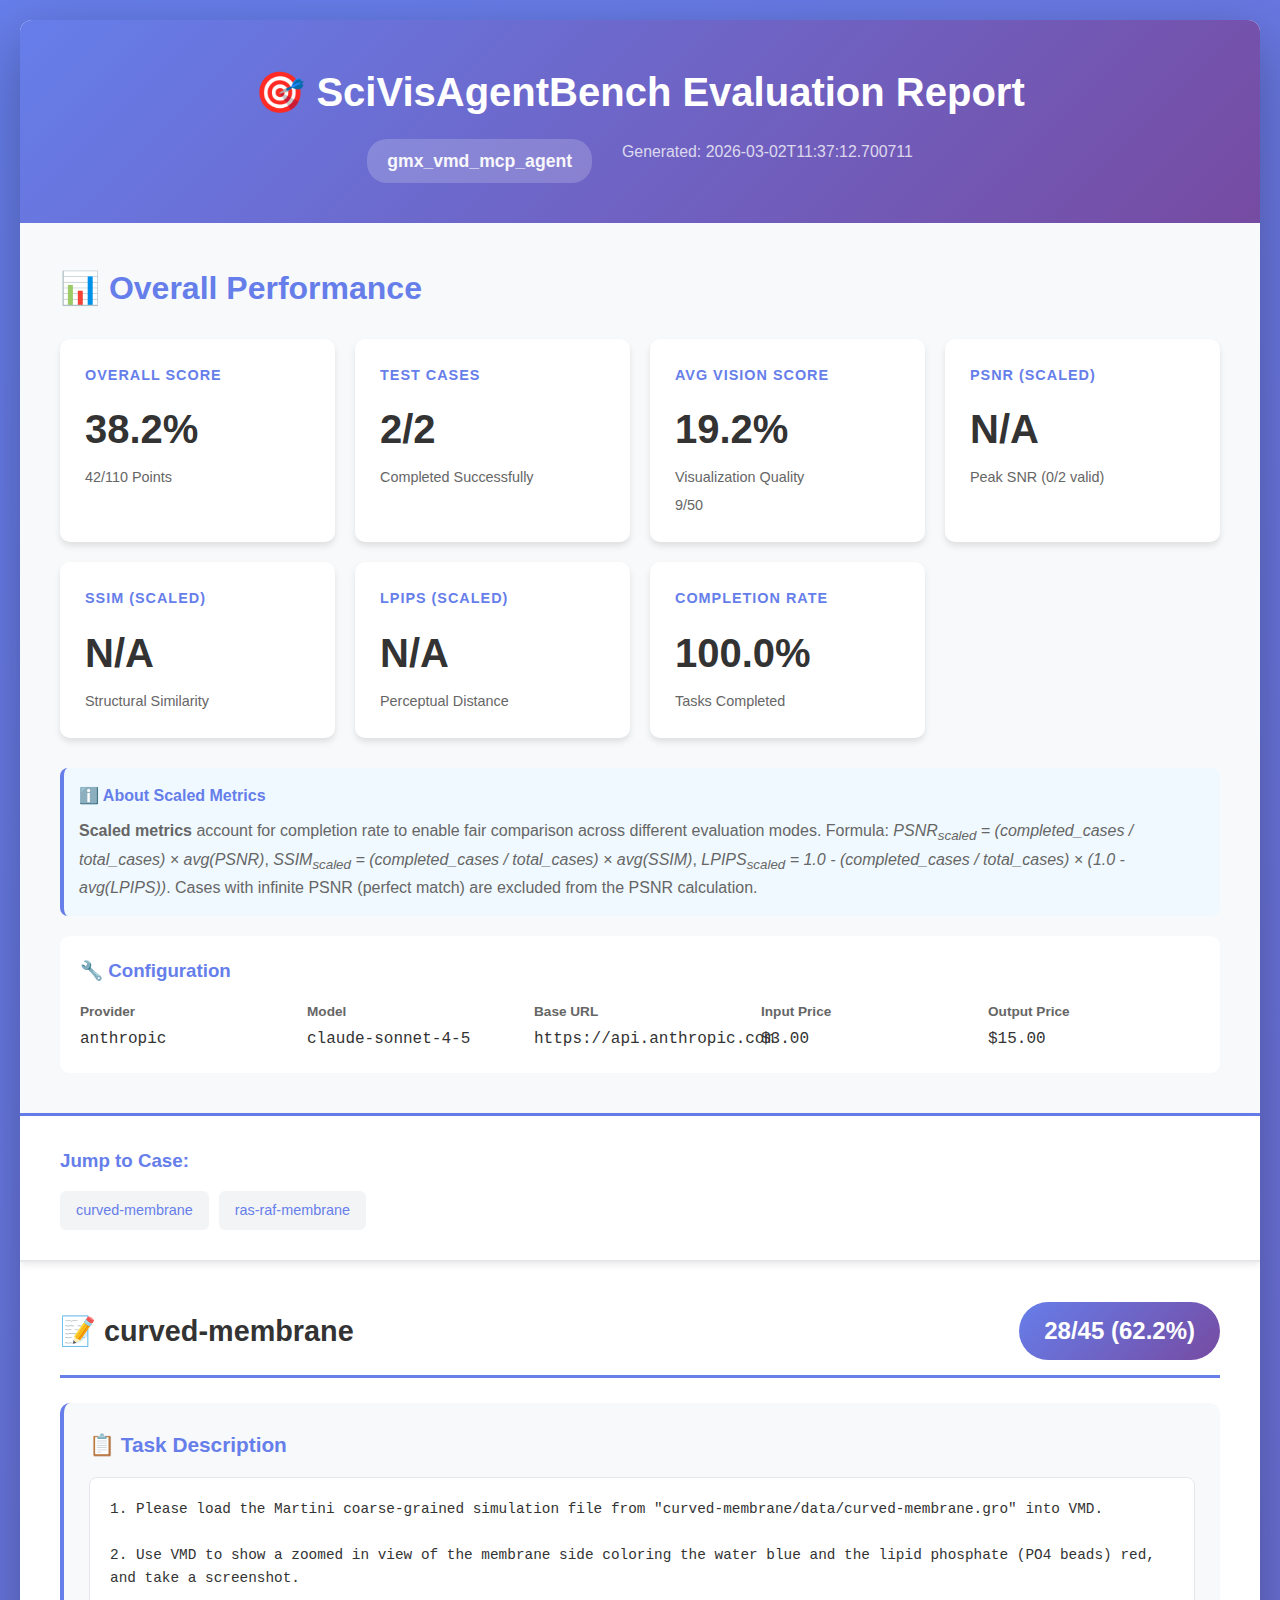
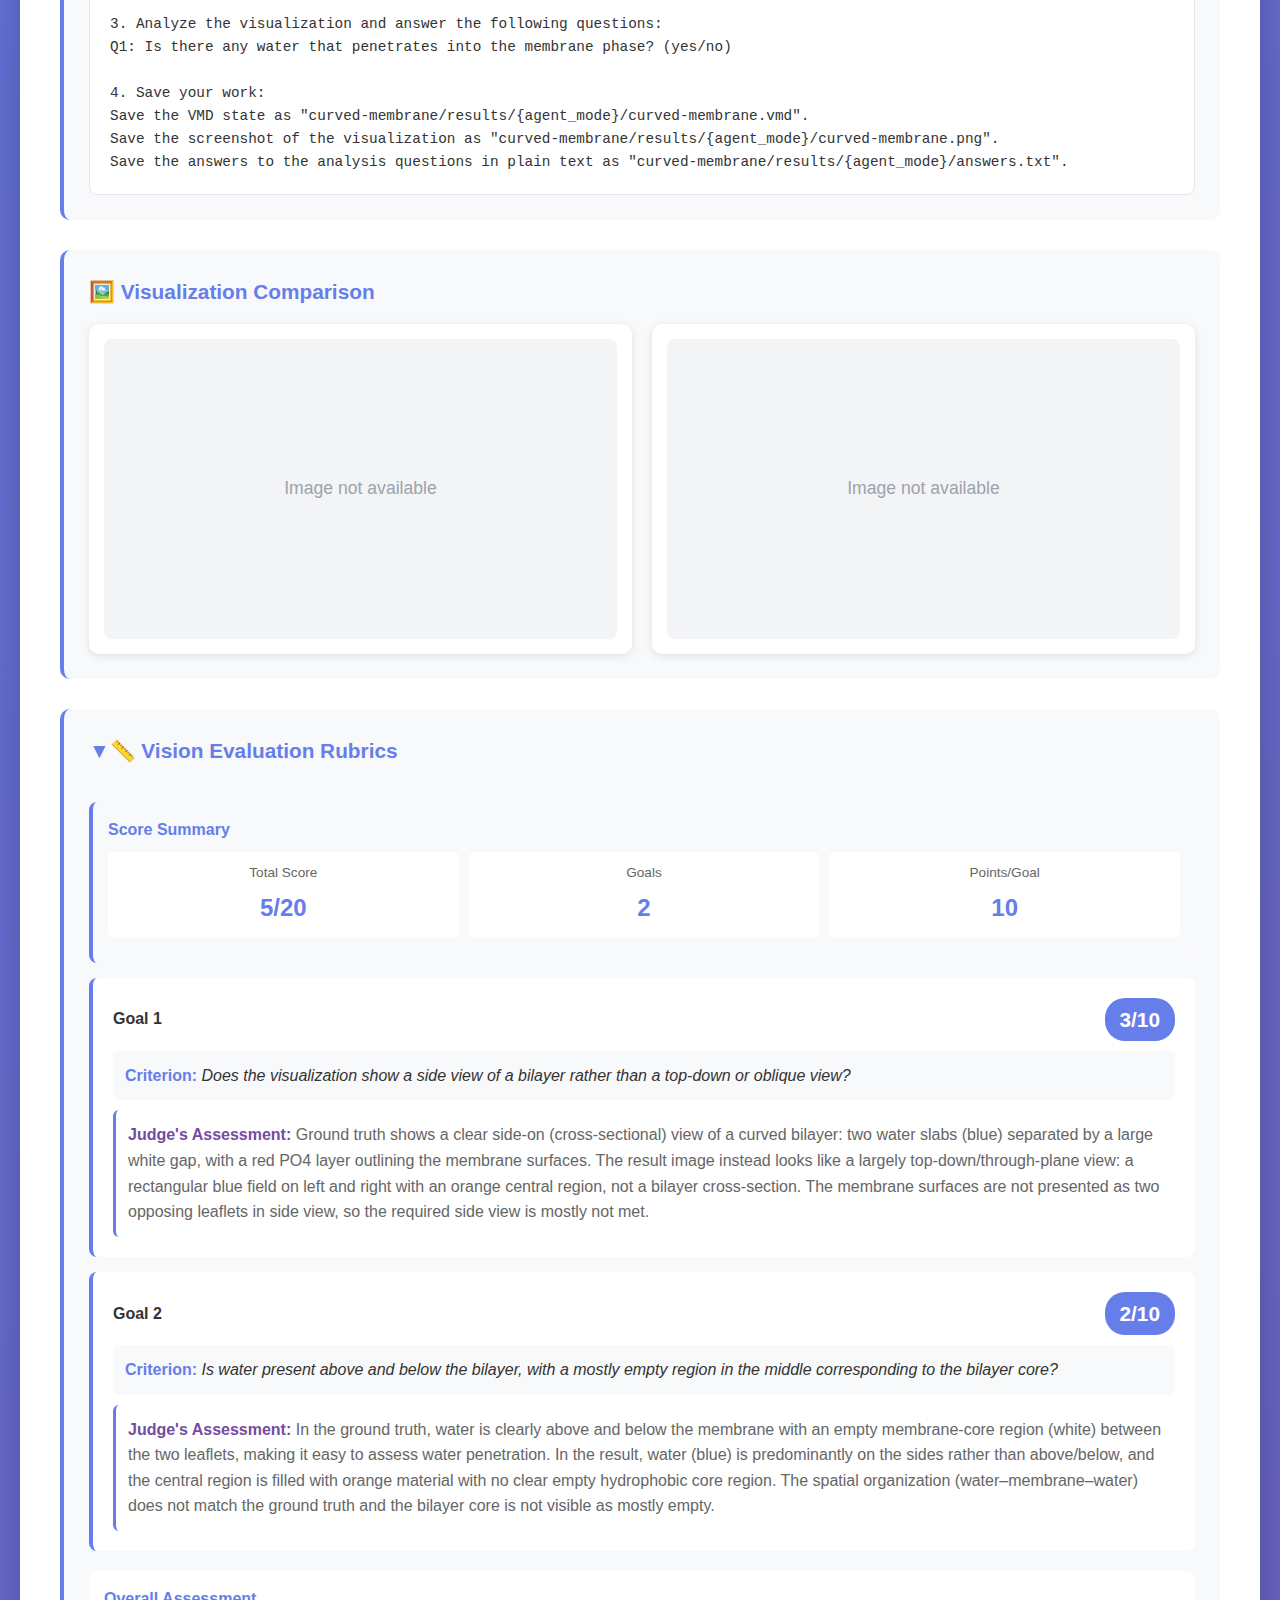
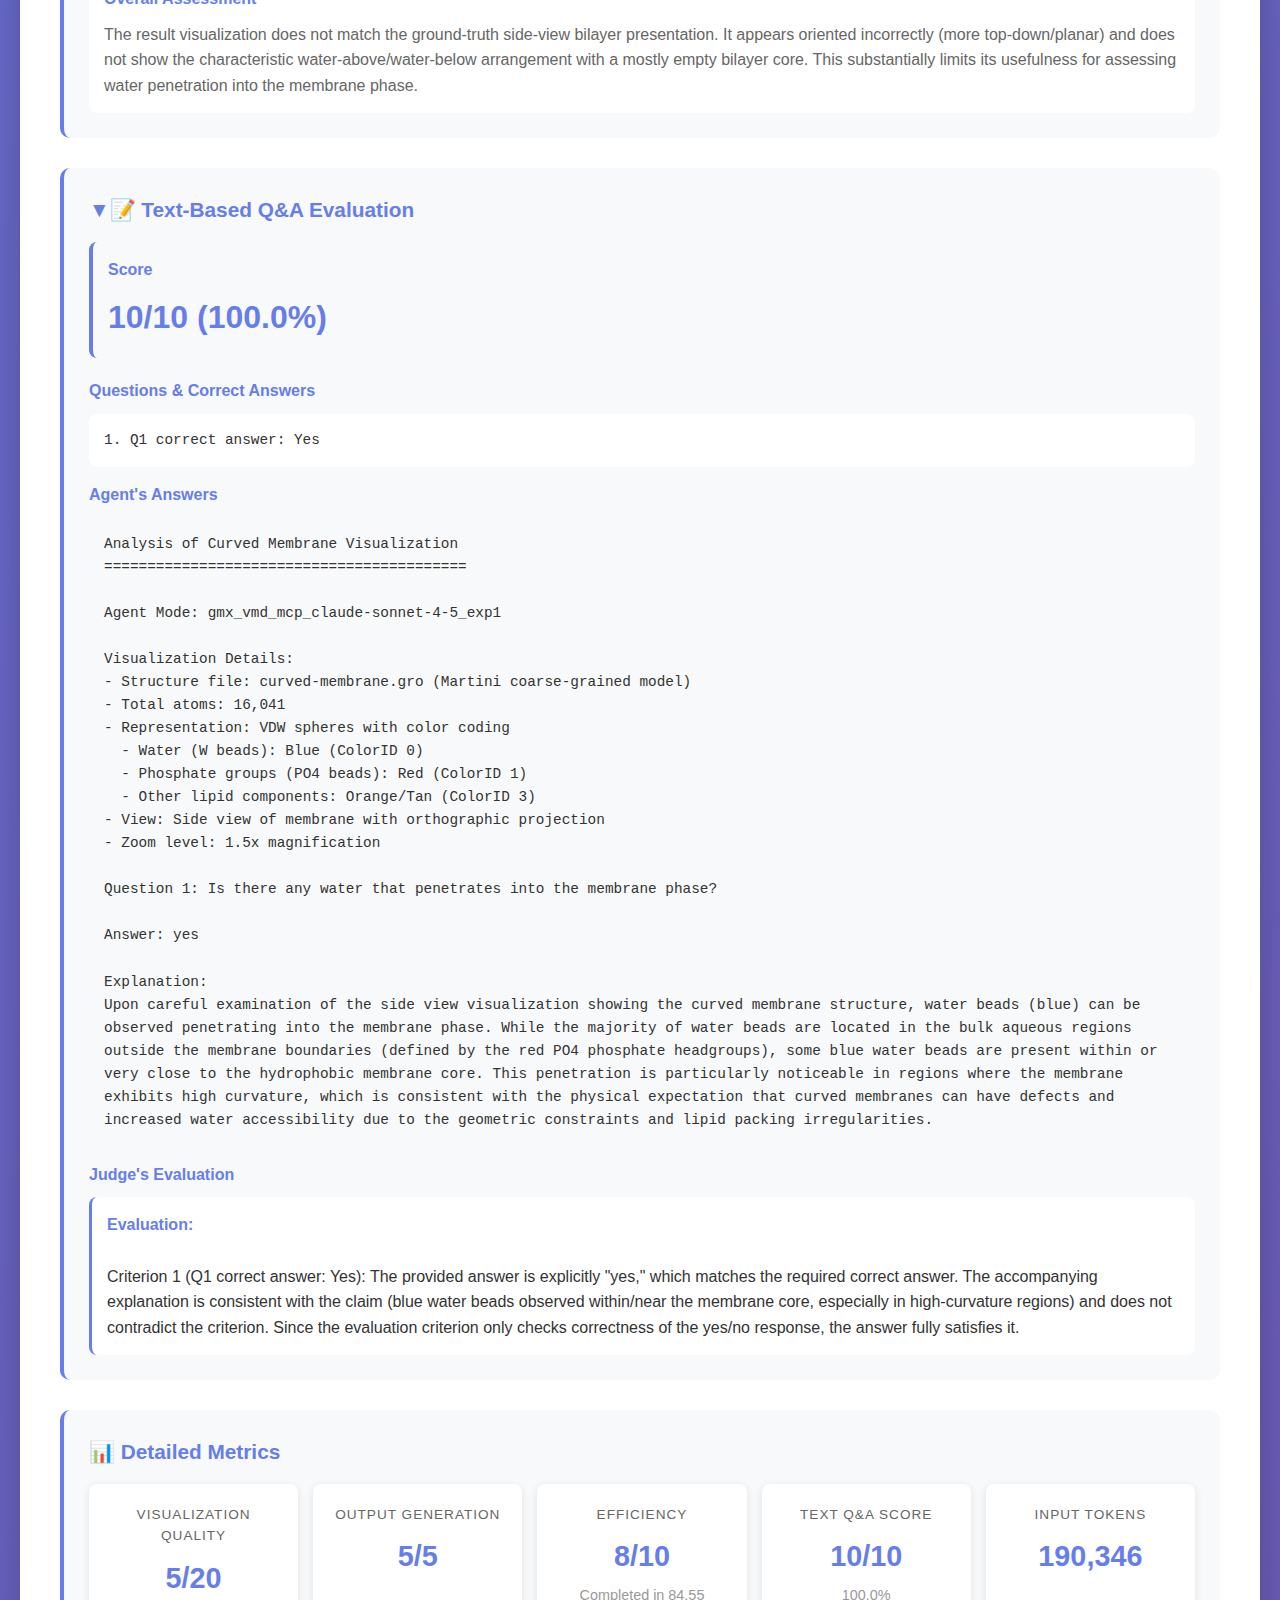
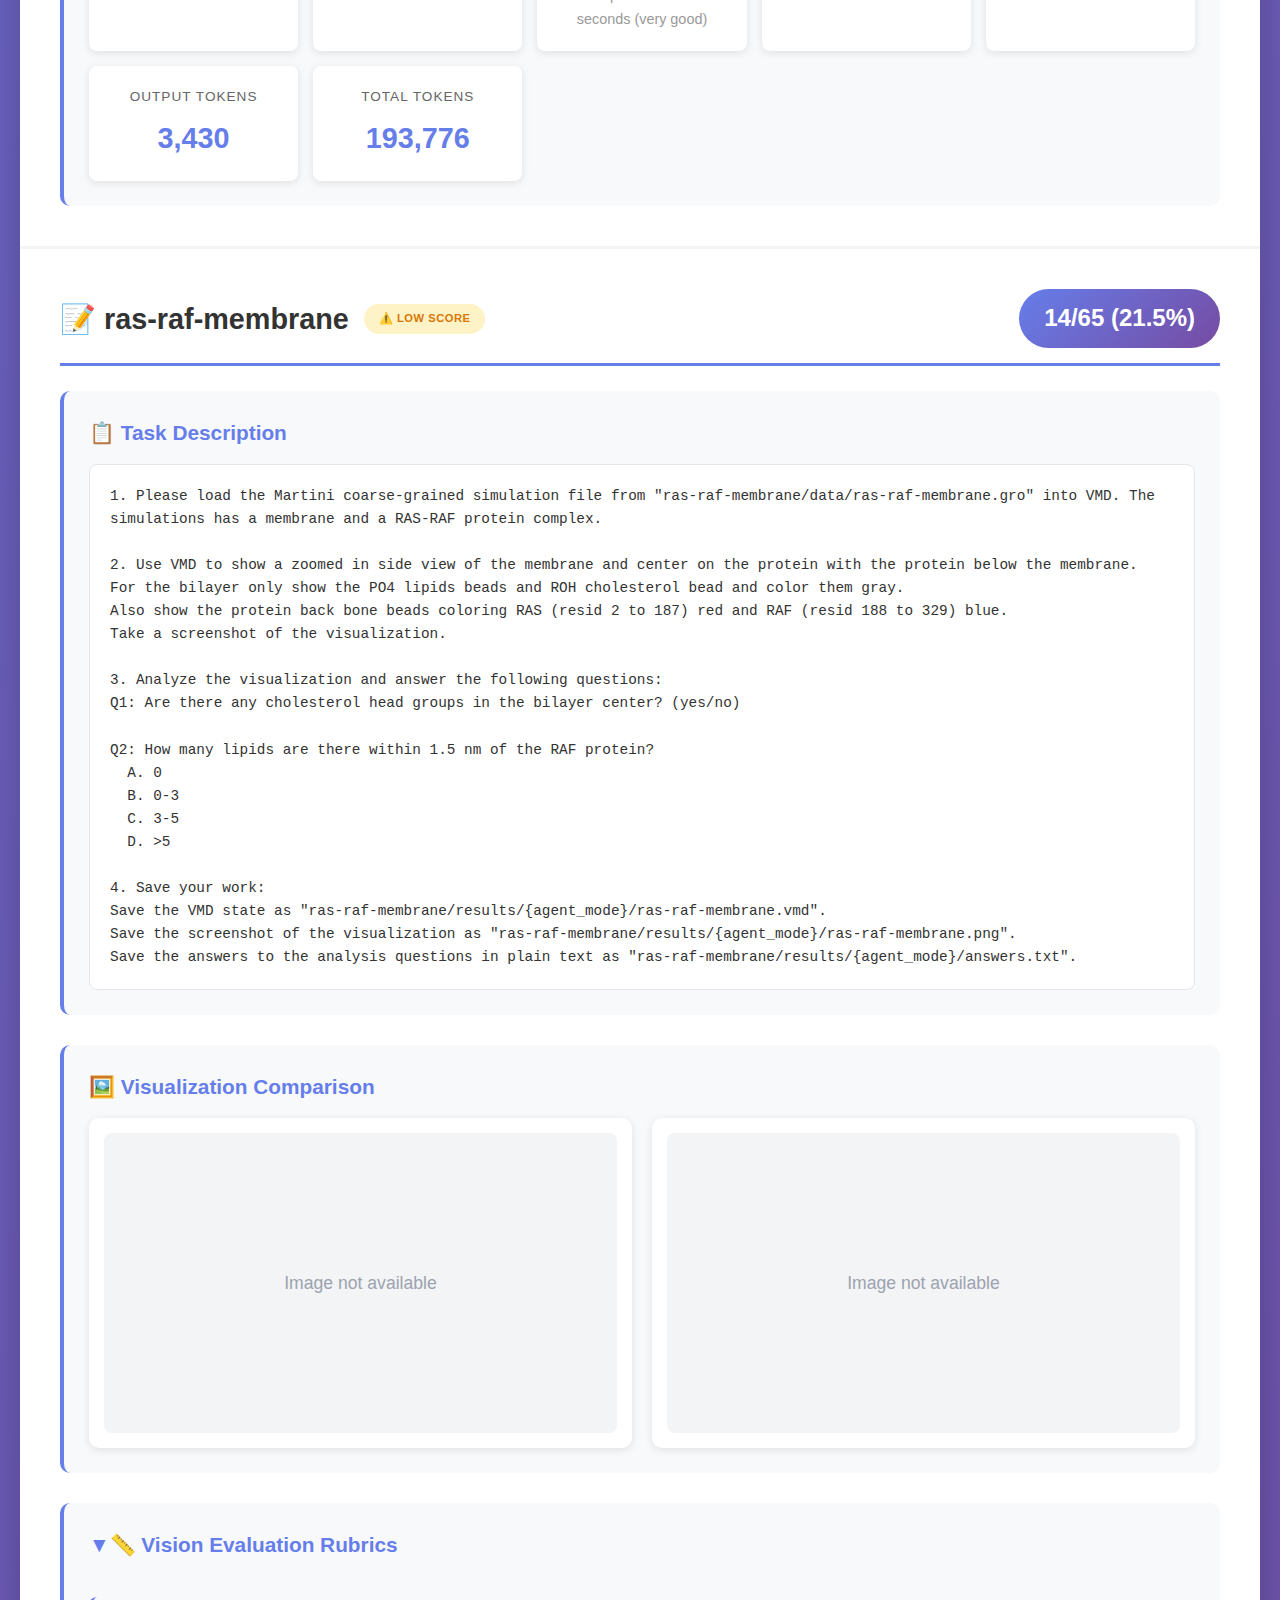
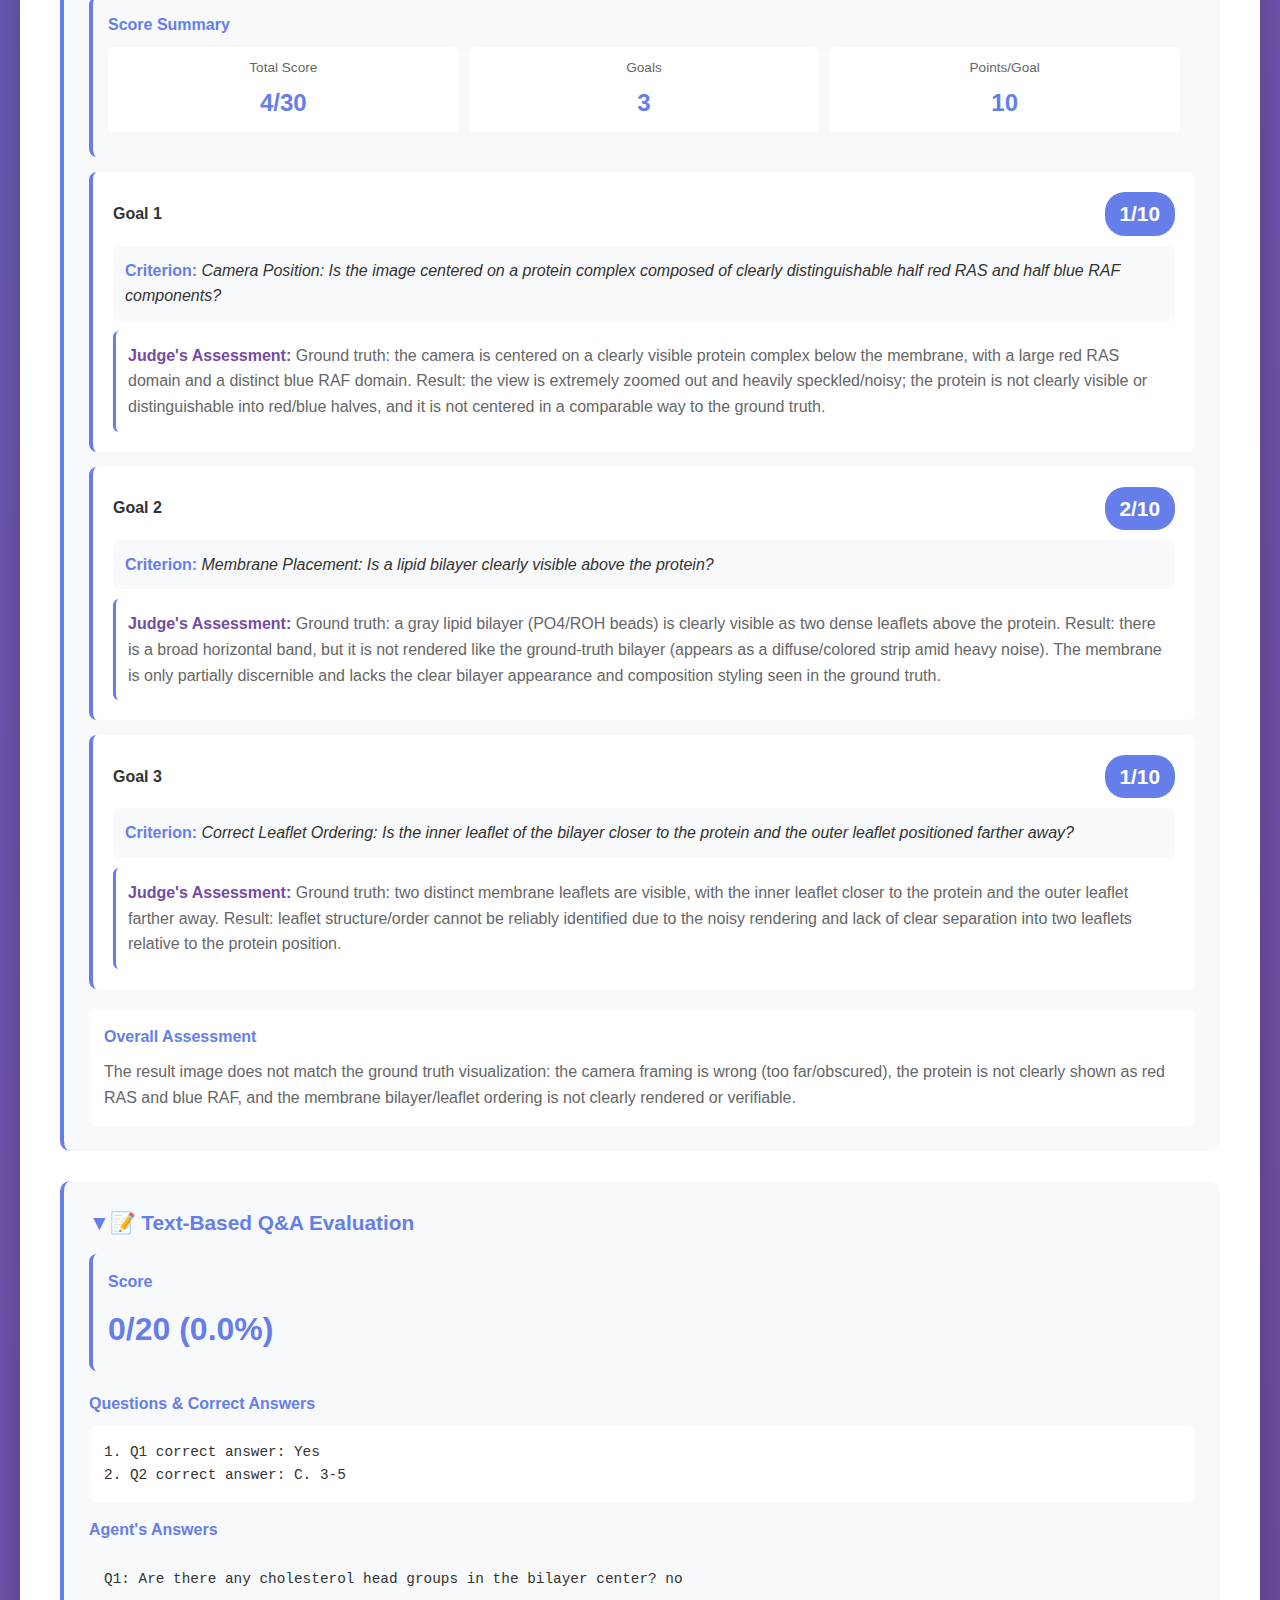
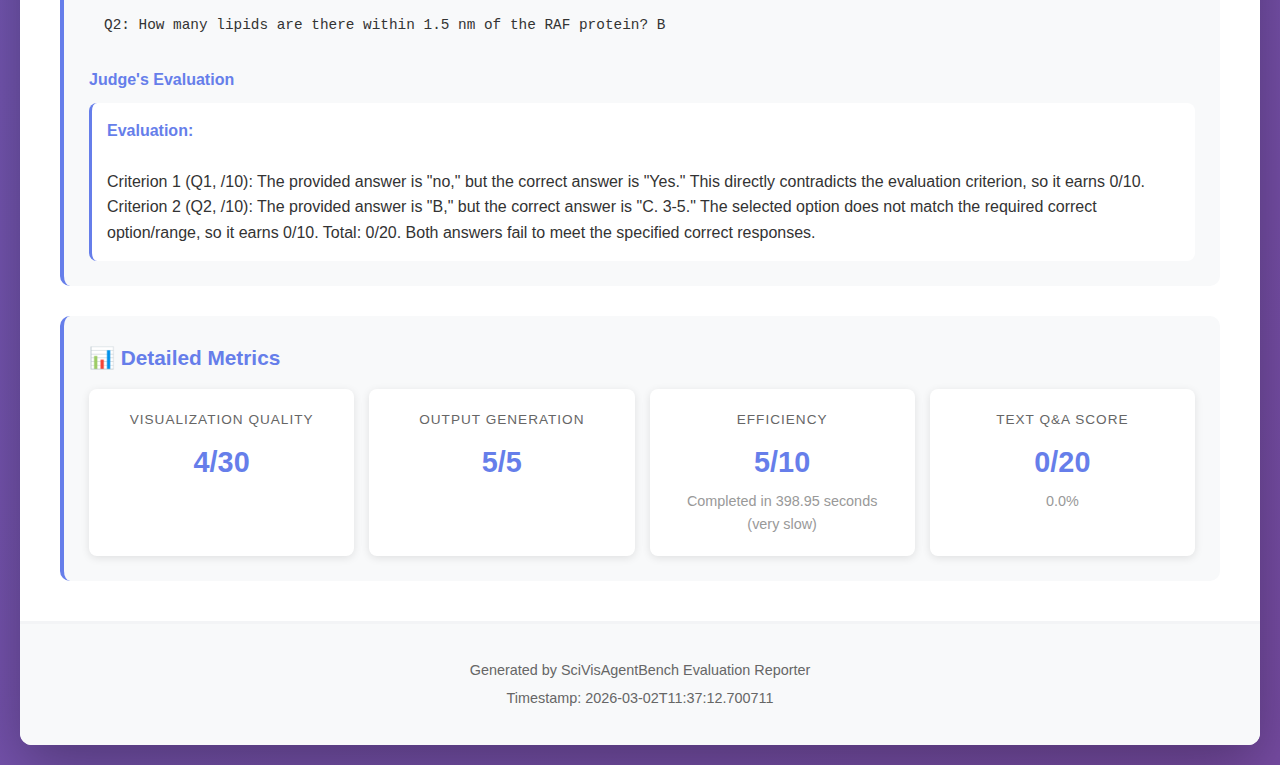
<file: eval_reports/molecular_vis-gmx_vmd_mcp/report.html>
<!DOCTYPE html>
<html lang="en">
<head>
    <meta charset="UTF-8">
    <meta name="viewport" content="width=device-width, initial-scale=1.0">
    <title>Evaluation Report - gmx_vmd_mcp_agent</title>
    <style>
        
        * {
            margin: 0;
            padding: 0;
            box-sizing: border-box;
        }

        body {
            font-family: -apple-system, BlinkMacSystemFont, 'Segoe UI', Roboto, 'Helvetica Neue', Arial, sans-serif;
            background: linear-gradient(135deg, #667eea 0%, #764ba2 100%);
            color: #333;
            line-height: 1.6;
            padding: 20px;
        }

        .container {
            max-width: 1400px;
            margin: 0 auto;
            background: white;
            border-radius: 12px;
            box-shadow: 0 20px 60px rgba(0,0,0,0.3);
            overflow: hidden;
        }

        .header {
            background: linear-gradient(135deg, #667eea 0%, #764ba2 100%);
            color: white;
            padding: 40px;
            text-align: center;
        }

        .header h1 {
            font-size: 2.5em;
            margin-bottom: 15px;
            font-weight: 700;
        }

        .header-meta {
            display: flex;
            justify-content: center;
            gap: 30px;
            font-size: 1.1em;
            opacity: 0.95;
        }

        .agent-name {
            background: rgba(255, 255, 255, 0.2);
            padding: 8px 20px;
            border-radius: 20px;
            font-weight: 600;
        }

        .timestamp {
            font-size: 0.9em;
            opacity: 0.8;
        }

        .summary {
            padding: 40px;
            background: #f8f9fa;
            border-bottom: 3px solid #667eea;
        }

        .summary h2 {
            color: #667eea;
            margin-bottom: 25px;
            font-size: 2em;
        }

        .summary-grid {
            display: grid;
            grid-template-columns: repeat(auto-fit, minmax(250px, 1fr));
            gap: 20px;
            margin-bottom: 30px;
        }

        .summary-card {
            background: white;
            padding: 25px;
            border-radius: 10px;
            box-shadow: 0 4px 6px rgba(0,0,0,0.1);
            transition: transform 0.3s, box-shadow 0.3s;
        }

        .summary-card:hover {
            transform: translateY(-5px);
            box-shadow: 0 8px 15px rgba(0,0,0,0.2);
        }

        .summary-card h3 {
            color: #667eea;
            font-size: 0.9em;
            text-transform: uppercase;
            letter-spacing: 1px;
            margin-bottom: 10px;
        }

        .summary-card .value {
            font-size: 2.5em;
            font-weight: 700;
            color: #333;
        }

        .summary-card .sub-value {
            font-size: 0.9em;
            color: #666;
            margin-top: 5px;
        }

        .score-excellent { color: #10b981; }
        .score-good { color: #3b82f6; }
        .score-fair { color: #f59e0b; }
        .score-poor { color: #ef4444; }

        .config-info {
            background: white;
            padding: 20px;
            border-radius: 10px;
            margin-top: 20px;
        }

        .config-info h3 {
            color: #667eea;
            margin-bottom: 15px;
        }

        .config-grid {
            display: grid;
            grid-template-columns: repeat(auto-fit, minmax(200px, 1fr));
            gap: 15px;
        }

        .config-item {
            display: flex;
            flex-direction: column;
        }

        .config-item label {
            font-weight: 600;
            color: #666;
            font-size: 0.85em;
            margin-bottom: 5px;
        }

        .config-item value {
            font-size: 1em;
            color: #333;
            font-family: 'Monaco', 'Courier New', monospace;
        }

        .case-nav {
            padding: 30px 40px;
            background: white;
            border-bottom: 2px solid #e5e7eb;
            position: sticky;
            top: 0;
            z-index: 100;
            box-shadow: 0 2px 8px rgba(0,0,0,0.1);
        }

        .case-nav h3 {
            color: #667eea;
            margin-bottom: 15px;
        }

        .case-links {
            display: flex;
            flex-wrap: wrap;
            gap: 10px;
        }

        .case-link {
            padding: 8px 16px;
            background: #f3f4f6;
            border-radius: 6px;
            text-decoration: none;
            color: #667eea;
            font-weight: 500;
            transition: all 0.3s;
            font-size: 0.9em;
        }

        .case-link:hover {
            background: #667eea;
            color: white;
            transform: translateY(-2px);
        }

        .case-link-failed {
            background: #fee2e2;
            color: #dc2626;
            border: 1px solid #fca5a5;
        }

        .case-link-failed:hover {
            background: #dc2626;
            color: white;
            border-color: #dc2626;
        }

        .case-section {
            padding: 40px;
            border-bottom: 3px solid #f3f4f6;
        }

        .case-section:last-child {
            border-bottom: none;
        }

        .case-section-failed {
            background: #fef2f2;
            border-left: 5px solid #dc2626;
            border-bottom: 3px solid #fca5a5;
        }

        .case-header {
            display: flex;
            justify-content: space-between;
            align-items: center;
            margin-bottom: 25px;
            padding-bottom: 15px;
            border-bottom: 3px solid #667eea;
        }

        .case-title-group {
            display: flex;
            align-items: center;
            gap: 15px;
        }

        .case-title {
            font-size: 1.8em;
            color: #333;
            font-weight: 700;
        }

        .status-badge {
            padding: 6px 15px;
            border-radius: 20px;
            font-size: 0.7em;
            font-weight: 600;
            letter-spacing: 0.5px;
        }

        .status-failed {
            background: #fee2e2;
            color: #dc2626;
        }

        .status-warning {
            background: #fef3c7;
            color: #d97706;
        }

        .case-score {
            font-size: 1.5em;
            font-weight: 700;
            padding: 10px 25px;
            border-radius: 50px;
            background: linear-gradient(135deg, #667eea 0%, #764ba2 100%);
            color: white;
        }

        .case-content {
            display: grid;
            gap: 30px;
        }

        .section-box {
            background: #f8f9fa;
            padding: 25px;
            border-radius: 10px;
            border-left: 4px solid #667eea;
        }

        .section-box h3 {
            color: #667eea;
            margin-bottom: 15px;
            font-size: 1.3em;
        }

        .task-description {
            background: white;
            padding: 20px;
            border-radius: 8px;
            white-space: pre-wrap;
            font-family: 'Monaco', 'Courier New', monospace;
            font-size: 0.9em;
            line-height: 1.6;
            border: 1px solid #e5e7eb;
        }

        .image-comparison {
            display: grid;
            grid-template-columns: repeat(auto-fit, minmax(300px, 1fr));
            gap: 20px;
        }

        .image-box {
            background: white;
            padding: 15px;
            border-radius: 10px;
            box-shadow: 0 2px 8px rgba(0,0,0,0.1);
        }

        .image-box h4 {
            color: #667eea;
            margin-bottom: 10px;
            font-size: 1.1em;
        }

        .image-box img {
            width: 100%;
            height: auto;
            border-radius: 8px;
            border: 2px solid #e5e7eb;
        }

        .image-box .no-image {
            width: 100%;
            height: 300px;
            background: #f3f4f6;
            border-radius: 8px;
            display: flex;
            align-items: center;
            justify-content: center;
            color: #9ca3af;
            font-size: 1.1em;
        }

        .rubric-scores {
            display: grid;
            gap: 15px;
        }

        .rubric-item {
            background: white;
            padding: 20px;
            border-radius: 8px;
            border-left: 4px solid #667eea;
        }

        .rubric-header {
            display: flex;
            justify-content: space-between;
            align-items: center;
            margin-bottom: 10px;
        }

        .rubric-title {
            font-weight: 700;
            color: #333;
            flex: 1;
        }

        .rubric-score {
            font-size: 1.3em;
            font-weight: 700;
            padding: 5px 15px;
            border-radius: 20px;
            background: #667eea;
            color: white;
        }

        .rubric-criterion {
            background: #f8f9fa;
            padding: 12px;
            border-radius: 6px;
            margin-top: 10px;
            color: #333;
            line-height: 1.6;
            font-style: italic;
        }

        .rubric-criterion strong {
            color: #667eea;
            font-style: normal;
        }

        .rubric-explanation {
            color: #666;
            line-height: 1.6;
            margin-top: 10px;
            padding: 12px;
            background: white;
            border-radius: 6px;
            border-left: 3px solid #667eea;
        }

        .rubric-explanation strong {
            color: #764ba2;
        }

        .metrics-grid {
            display: grid;
            grid-template-columns: repeat(auto-fit, minmax(200px, 1fr));
            gap: 15px;
        }

        .metric-box {
            background: white;
            padding: 20px;
            border-radius: 8px;
            text-align: center;
            box-shadow: 0 2px 8px rgba(0,0,0,0.1);
        }

        .metric-label {
            font-size: 0.85em;
            color: #666;
            text-transform: uppercase;
            letter-spacing: 1px;
            margin-bottom: 8px;
        }

        .metric-value {
            font-size: 1.8em;
            font-weight: 700;
            color: #667eea;
        }

        .metric-subvalue {
            font-size: 0.9em;
            color: #999;
            margin-top: 5px;
        }

        .code-similarity {
            background: white;
            padding: 20px;
            border-radius: 8px;
            border: 2px solid #667eea;
        }

        .code-similarity h4 {
            color: #667eea;
            margin-bottom: 15px;
        }

        .code-sim-score {
            font-size: 2em;
            font-weight: 700;
            color: #667eea;
            margin-bottom: 10px;
        }

        .code-sim-details {
            color: #666;
            font-size: 0.9em;
        }

        .expandable {
            cursor: pointer;
            user-select: none;
        }

        .expandable::before {
            content: '▼ ';
            display: inline-block;
            transition: transform 0.3s;
        }

        .expandable.collapsed::before {
            transform: rotate(-90deg);
        }

        .expandable-content {
            margin-top: 15px;
            overflow: hidden;
            transition: max-height 0.3s ease-out;
        }

        .expandable-content.collapsed {
            max-height: 0;
            margin-top: 0;
        }

        .footer {
            background: #f8f9fa;
            padding: 30px;
            text-align: center;
            color: #666;
            font-size: 0.9em;
        }

        .footer p {
            margin: 5px 0;
        }

        @media (max-width: 768px) {
            .header h1 {
                font-size: 1.8em;
            }

            .summary-grid {
                grid-template-columns: 1fr;
            }

            .image-comparison {
                grid-template-columns: 1fr;
            }

            .case-header {
                flex-direction: column;
                align-items: flex-start;
                gap: 15px;
            }

            .case-title-group {
                flex-direction: column;
                align-items: flex-start;
                gap: 10px;
            }

            .case-title {
                font-size: 1.5em;
            }
        }
    
    </style>
</head>
<body>
    <div class="container">
        <header class="header">
            <h1>🎯 SciVisAgentBench Evaluation Report</h1>
            <div class="header-meta">
                <span class="agent-name">gmx_vmd_mcp_agent</span>
                <span class="timestamp">Generated: 2026-03-02T11:37:12.700711</span>
            </div>
        </header>

        
        <section class="summary">
            <h2>📊 Overall Performance</h2>

            <div class="summary-grid">
                <div class="summary-card">
                    <h3>Overall Score</h3>
                    <div class="value score-poor">
                        38.2%
                    </div>
                    <div class="sub-value">
                        42/110 Points
                    </div>
                </div>

                <div class="summary-card">
                    <h3>Test Cases</h3>
                    <div class="value">
                        2/2
                    </div>
                    <div class="sub-value">
                        Completed Successfully
                    </div>
                </div>

                <div class="summary-card">
                    <h3>Avg Vision Score</h3>
                    <div class="value">
                        19.2%
                    </div>
                    <div class="sub-value">
                        Visualization Quality
                    </div>
                    <div class="sub-value">
                        9/50
                    </div>
                </div>

                <div class="summary-card">
                    <h3>PSNR (Scaled)</h3>
                    <div class="value">
                        N/A
                    </div>
                    <div class="sub-value">
                        Peak SNR (0/2 valid)
                    </div>
                </div>

                <div class="summary-card">
                    <h3>SSIM (Scaled)</h3>
                    <div class="value">
                        N/A
                    </div>
                    <div class="sub-value">
                        Structural Similarity
                    </div>
                </div>

                <div class="summary-card">
                    <h3>LPIPS (Scaled)</h3>
                    <div class="value">
                        N/A
                    </div>
                    <div class="sub-value">
                        Perceptual Distance
                    </div>
                </div>

                <div class="summary-card">
                    <h3>Completion Rate</h3>
                    <div class="value">
                        100.0%
                    </div>
                    <div class="sub-value">
                        Tasks Completed
                    </div>
                </div>
            </div>

            <div style="margin-top: 20px; padding: 15px; background: #f0f9ff; border-radius: 8px; border-left: 4px solid #667eea;">
                <h4 style="color: #667eea; margin-bottom: 10px;">ℹ️ About Scaled Metrics</h4>
                <p style="color: #666; line-height: 1.6; margin: 0;">
                    <strong>Scaled metrics</strong> account for completion rate to enable fair comparison across different evaluation modes.
                    Formula: <em>PSNR<sub>scaled</sub> = (completed_cases / total_cases) × avg(PSNR)</em>,
                    <em>SSIM<sub>scaled</sub> = (completed_cases / total_cases) × avg(SSIM)</em>,
                    <em>LPIPS<sub>scaled</sub> = 1.0 - (completed_cases / total_cases) × (1.0 - avg(LPIPS))</em>.
                    Cases with infinite PSNR (perfect match) are excluded from the PSNR calculation.
                </p>
            </div>

            <div class="config-info">
                <h3>🔧 Configuration</h3>
                <div class="config-grid">
                    <div class="config-item">
                        <label>Provider</label>
                        <value>anthropic</value>
                    </div>
                    <div class="config-item">
                        <label>Model</label>
                        <value>claude-sonnet-4-5</value>
                    </div>
                    <div class="config-item">
                        <label>Base URL</label>
                        <value>https://api.anthropic.com</value>
                    </div>
                    <div class="config-item">
                        <label>Input Price</label>
                        <value>$3.00</value>
                    </div>
                    <div class="config-item">
                        <label>Output Price</label>
                        <value>$15.00</value>
                    </div>
                </div>
            </div>
        </section>
    

        <nav class="case-nav">
            <h3>Jump to Case:</h3>
            <div class="case-links">
                <a href="#curved-membrane" class="case-link">curved-membrane</a>
<a href="#ras-raf-membrane" class="case-link">ras-raf-membrane</a>
            </div>
        </nav>

        
        <section class="case-section" id="curved-membrane">
            <div class="case-header">
                <div class="case-title-group">
                    <h2 class="case-title">📝 curved-membrane</h2>
                    
                </div>
                <div class="case-score">28/45 (62.2%)</div>
            </div>

            <div class="case-content">
                <div class="section-box">
                    <h3>📋 Task Description</h3>
                    <div class="task-description">1. Please load the Martini coarse-grained simulation file from "curved-membrane/data/curved-membrane.gro" into VMD.

2. Use VMD to show a zoomed in view of the membrane side coloring the water blue and the lipid phosphate (PO4 beads) red, and take a screenshot.

3. Analyze the visualization and answer the following questions:
Q1: Is there any water that penetrates into the membrane phase? (yes/no)

4. Save your work:
Save the VMD state as "curved-membrane/results/{agent_mode}/curved-membrane.vmd".
Save the screenshot of the visualization as "curved-membrane/results/{agent_mode}/curved-membrane.png".
Save the answers to the analysis questions in plain text as "curved-membrane/results/{agent_mode}/answers.txt".
</div>
                </div>

                
        <div class="section-box">
            <h3>🖼️ Visualization Comparison</h3>
            <div class="image-comparison">
                <div class="image-box">
                    <h4>Ground Truth</h4>
                    <img src="images/curved-membrane_gt.png" alt="Ground Truth" onerror="this.parentElement.innerHTML='<div class=\'no-image\'>Image not available</div>'">
                </div>
                <div class="image-box">
                    <h4>Agent Result</h4>
                    <img src="images/curved-membrane_result.png" alt="Result" onerror="this.parentElement.innerHTML='<div class=\'no-image\'>Image not available</div>'">
                </div>
            </div>
        </div>
    

                
        <div class="section-box">
            <h3 class="expandable">📏 Vision Evaluation Rubrics</h3>
            <div class="expandable-content">
                
        <div style="margin-top: 20px; padding: 15px; background: #f8f9fa; border-radius: 8px; border-left: 4px solid #667eea;">
            <h4 style="color: #667eea; margin-bottom: 10px;">Score Summary</h4>
            <div style="display: grid; grid-template-columns: repeat(auto-fit, minmax(150px, 1fr)); gap: 10px; margin-bottom: 10px;">
                <div style="background: white; padding: 10px; border-radius: 6px; text-align: center;">
                    <div style="font-size: 0.85em; color: #666; margin-bottom: 5px;">Total Score</div>
                    <div style="font-size: 1.5em; font-weight: 700; color: #667eea;">5/20</div>
                </div>
                <div style="background: white; padding: 10px; border-radius: 6px; text-align: center;">
                    <div style="font-size: 0.85em; color: #666; margin-bottom: 5px;">Goals</div>
                    <div style="font-size: 1.5em; font-weight: 700; color: #667eea;">2</div>
                </div>
                <div style="background: white; padding: 10px; border-radius: 6px; text-align: center;">
                    <div style="font-size: 0.85em; color: #666; margin-bottom: 5px;">Points/Goal</div>
                    <div style="font-size: 1.5em; font-weight: 700; color: #667eea;">10</div>
                </div>
            </div>
        </div>
    
                <div class="rubric-scores" style="margin-top: 15px;">
                    
            <div class="rubric-item">
                <div class="rubric-header">
                    <div class="rubric-title">Goal 1</div>
                    <div class="rubric-score">3/10</div>
                </div>
                <div class="rubric-criterion">
                    <strong>Criterion:</strong> Does the visualization show a side view of a bilayer rather than a top-down or oblique view?
                </div>
                <div class="rubric-explanation">
                    <strong>Judge's Assessment:</strong> Ground truth shows a clear side-on (cross-sectional) view of a curved bilayer: two water slabs (blue) separated by a large white gap, with a red PO4 layer outlining the membrane surfaces. The result image instead looks like a largely top-down/through-plane view: a rectangular blue field on left and right with an orange central region, not a bilayer cross-section. The membrane surfaces are not presented as two opposing leaflets in side view, so the required side view is mostly not met.
                </div>
            </div>
         
            <div class="rubric-item">
                <div class="rubric-header">
                    <div class="rubric-title">Goal 2</div>
                    <div class="rubric-score">2/10</div>
                </div>
                <div class="rubric-criterion">
                    <strong>Criterion:</strong> Is water present above and below the bilayer, with a mostly empty region in the middle corresponding to the bilayer core?
                </div>
                <div class="rubric-explanation">
                    <strong>Judge's Assessment:</strong> In the ground truth, water is clearly above and below the membrane with an empty membrane-core region (white) between the two leaflets, making it easy to assess water penetration. In the result, water (blue) is predominantly on the sides rather than above/below, and the central region is filled with orange material with no clear empty hydrophobic core region. The spatial organization (water–membrane–water) does not match the ground truth and the bilayer core is not visible as mostly empty.
                </div>
            </div>
        
                </div>
                <div style="margin-top: 20px; padding: 15px; background: white; border-radius: 8px;">
                    <h4 style="color: #667eea; margin-bottom: 10px;">Overall Assessment</h4>
                    <p style="color: #666;">The result visualization does not match the ground-truth side-view bilayer presentation. It appears oriented incorrectly (more top-down/planar) and does not show the characteristic water-above/water-below arrangement with a mostly empty bilayer core. This substantially limits its usefulness for assessing water penetration into the membrane phase.</p>
                </div>
            </div>
        </div>
    

                
        <div class="section-box">
            <h3 class="expandable">📝 Text-Based Q&A Evaluation</h3>
            <div class="expandable-content">
                <div style="margin-bottom: 20px; padding: 15px; background: #f8f9fa; border-radius: 8px; border-left: 4px solid #667eea;">
                    <h4 style="color: #667eea; margin-bottom: 10px;">Score</h4>
                    <div style="font-size: 2em; font-weight: 700; color: #667eea;">10/10 (100.0%)</div>
                </div>

                <h4 style="color: #667eea; margin-bottom: 10px;">Questions & Correct Answers</h4>
                <div style="background: white; padding: 15px; border-radius: 8px; margin-bottom: 15px; white-space: pre-wrap; font-family: 'Monaco', 'Courier New', monospace; font-size: 0.9em; line-height: 1.6;">1. Q1 correct answer: Yes</div>

                <h4 style="color: #667eea; margin-bottom: 10px;">Agent's Answers</h4>
                <div style="background: #f8f9fa; padding: 15px; border-radius: 8px; margin-bottom: 15px; white-space: pre-wrap; font-family: 'Monaco', 'Courier New', monospace; font-size: 0.9em; line-height: 1.6;">Analysis of Curved Membrane Visualization
==========================================

Agent Mode: gmx_vmd_mcp_claude-sonnet-4-5_exp1

Visualization Details:
- Structure file: curved-membrane.gro (Martini coarse-grained model)
- Total atoms: 16,041
- Representation: VDW spheres with color coding
  - Water (W beads): Blue (ColorID 0)
  - Phosphate groups (PO4 beads): Red (ColorID 1)
  - Other lipid components: Orange/Tan (ColorID 3)
- View: Side view of membrane with orthographic projection
- Zoom level: 1.5x magnification

Question 1: Is there any water that penetrates into the membrane phase?

Answer: yes

Explanation:
Upon careful examination of the side view visualization showing the curved membrane structure, water beads (blue) can be observed penetrating into the membrane phase. While the majority of water beads are located in the bulk aqueous regions outside the membrane boundaries (defined by the red PO4 phosphate headgroups), some blue water beads are present within or very close to the hydrophobic membrane core. This penetration is particularly noticeable in regions where the membrane exhibits high curvature, which is consistent with the physical expectation that curved membranes can have defects and increased water accessibility due to the geometric constraints and lipid packing irregularities.</div>

                <h4 style="color: #667eea; margin-bottom: 10px;">Judge's Evaluation</h4>
                <div style="background: white; padding: 15px; border-radius: 8px; border-left: 3px solid #667eea;"><strong style="color: #667eea;">Evaluation:</strong><br><br>Criterion 1 (Q1 correct answer: Yes): The provided answer is explicitly "yes," which matches the required correct answer. The accompanying explanation is consistent with the claim (blue water beads observed within/near the membrane core, especially in high-curvature regions) and does not contradict the criterion. Since the evaluation criterion only checks correctness of the yes/no response, the answer fully satisfies it.</div>
            </div>
        </div>
    

                
        <div class="section-box">
            <h3>📊 Detailed Metrics</h3>
            <div class="metrics-grid">
            <div class="metric-box">
                <div class="metric-label">Visualization Quality</div>
                <div class="metric-value">5/20</div>
            </div>
        
            <div class="metric-box">
                <div class="metric-label">Output Generation</div>
                <div class="metric-value">5/5</div>
            </div>
        
            <div class="metric-box">
                <div class="metric-label">Efficiency</div>
                <div class="metric-value">8/10</div>
                <div class="metric-subvalue">
                    Completed in 84.55 seconds (very good)
                </div>
            </div>
        
            <div class="metric-box">
                <div class="metric-label">Text Q&A Score</div>
                <div class="metric-value">10/10</div>
                <div class="metric-subvalue">
                    100.0%
                </div>
            </div>
        
            <div class="metric-box">
                <div class="metric-label">Input Tokens</div>
                <div class="metric-value">190,346</div>
            </div>
        
            <div class="metric-box">
                <div class="metric-label">Output Tokens</div>
                <div class="metric-value">3,430</div>
            </div>
        
            <div class="metric-box">
                <div class="metric-label">Total Tokens</div>
                <div class="metric-value">193,776</div>
            </div>
        </div>
        </div>
    
            </div>
        </section>
    

        <section class="case-section" id="ras-raf-membrane">
            <div class="case-header">
                <div class="case-title-group">
                    <h2 class="case-title">📝 ras-raf-membrane</h2>
                    <span class="status-badge status-warning">⚠️ LOW SCORE</span>
                </div>
                <div class="case-score">14/65 (21.5%)</div>
            </div>

            <div class="case-content">
                <div class="section-box">
                    <h3>📋 Task Description</h3>
                    <div class="task-description">1. Please load the Martini coarse-grained simulation file from "ras-raf-membrane/data/ras-raf-membrane.gro" into VMD. The simulations has a membrane and a RAS-RAF protein complex.

2. Use VMD to show a zoomed in side view of the membrane and center on the protein with the protein below the membrane.
For the bilayer only show the PO4 lipids beads and ROH cholesterol bead and color them gray. 
Also show the protein back bone beads coloring RAS (resid 2 to 187) red and RAF (resid 188 to 329) blue.
Take a screenshot of the visualization.

3. Analyze the visualization and answer the following questions:
Q1: Are there any cholesterol head groups in the bilayer center? (yes/no)

Q2: How many lipids are there within 1.5 nm of the RAF protein?
  A. 0
  B. 0-3
  C. 3-5
  D. >5

4. Save your work:
Save the VMD state as "ras-raf-membrane/results/{agent_mode}/ras-raf-membrane.vmd".
Save the screenshot of the visualization as "ras-raf-membrane/results/{agent_mode}/ras-raf-membrane.png".
Save the answers to the analysis questions in plain text as "ras-raf-membrane/results/{agent_mode}/answers.txt".
</div>
                </div>

                
        <div class="section-box">
            <h3>🖼️ Visualization Comparison</h3>
            <div class="image-comparison">
                <div class="image-box">
                    <h4>Ground Truth</h4>
                    <img src="images/ras-raf-membrane_gt.png" alt="Ground Truth" onerror="this.parentElement.innerHTML='<div class=\'no-image\'>Image not available</div>'">
                </div>
                <div class="image-box">
                    <h4>Agent Result</h4>
                    <img src="images/ras-raf-membrane_result.png" alt="Result" onerror="this.parentElement.innerHTML='<div class=\'no-image\'>Image not available</div>'">
                </div>
            </div>
        </div>
    

                
        <div class="section-box">
            <h3 class="expandable">📏 Vision Evaluation Rubrics</h3>
            <div class="expandable-content">
                
        <div style="margin-top: 20px; padding: 15px; background: #f8f9fa; border-radius: 8px; border-left: 4px solid #667eea;">
            <h4 style="color: #667eea; margin-bottom: 10px;">Score Summary</h4>
            <div style="display: grid; grid-template-columns: repeat(auto-fit, minmax(150px, 1fr)); gap: 10px; margin-bottom: 10px;">
                <div style="background: white; padding: 10px; border-radius: 6px; text-align: center;">
                    <div style="font-size: 0.85em; color: #666; margin-bottom: 5px;">Total Score</div>
                    <div style="font-size: 1.5em; font-weight: 700; color: #667eea;">4/30</div>
                </div>
                <div style="background: white; padding: 10px; border-radius: 6px; text-align: center;">
                    <div style="font-size: 0.85em; color: #666; margin-bottom: 5px;">Goals</div>
                    <div style="font-size: 1.5em; font-weight: 700; color: #667eea;">3</div>
                </div>
                <div style="background: white; padding: 10px; border-radius: 6px; text-align: center;">
                    <div style="font-size: 0.85em; color: #666; margin-bottom: 5px;">Points/Goal</div>
                    <div style="font-size: 1.5em; font-weight: 700; color: #667eea;">10</div>
                </div>
            </div>
        </div>
    
                <div class="rubric-scores" style="margin-top: 15px;">
                    
            <div class="rubric-item">
                <div class="rubric-header">
                    <div class="rubric-title">Goal 1</div>
                    <div class="rubric-score">1/10</div>
                </div>
                <div class="rubric-criterion">
                    <strong>Criterion:</strong> Camera Position: Is the image centered on a protein complex composed of clearly distinguishable half red RAS and half blue RAF components?
                </div>
                <div class="rubric-explanation">
                    <strong>Judge's Assessment:</strong> Ground truth: the camera is centered on a clearly visible protein complex below the membrane, with a large red RAS domain and a distinct blue RAF domain. Result: the view is extremely zoomed out and heavily speckled/noisy; the protein is not clearly visible or distinguishable into red/blue halves, and it is not centered in a comparable way to the ground truth.
                </div>
            </div>
         
            <div class="rubric-item">
                <div class="rubric-header">
                    <div class="rubric-title">Goal 2</div>
                    <div class="rubric-score">2/10</div>
                </div>
                <div class="rubric-criterion">
                    <strong>Criterion:</strong> Membrane Placement: Is a lipid bilayer clearly visible above the protein?
                </div>
                <div class="rubric-explanation">
                    <strong>Judge's Assessment:</strong> Ground truth: a gray lipid bilayer (PO4/ROH beads) is clearly visible as two dense leaflets above the protein. Result: there is a broad horizontal band, but it is not rendered like the ground-truth bilayer (appears as a diffuse/colored strip amid heavy noise). The membrane is only partially discernible and lacks the clear bilayer appearance and composition styling seen in the ground truth.
                </div>
            </div>
         
            <div class="rubric-item">
                <div class="rubric-header">
                    <div class="rubric-title">Goal 3</div>
                    <div class="rubric-score">1/10</div>
                </div>
                <div class="rubric-criterion">
                    <strong>Criterion:</strong> Correct Leaflet Ordering: Is the inner leaflet of the bilayer closer to the protein and the outer leaflet positioned farther away?
                </div>
                <div class="rubric-explanation">
                    <strong>Judge's Assessment:</strong> Ground truth: two distinct membrane leaflets are visible, with the inner leaflet closer to the protein and the outer leaflet farther away. Result: leaflet structure/order cannot be reliably identified due to the noisy rendering and lack of clear separation into two leaflets relative to the protein position.
                </div>
            </div>
        
                </div>
                <div style="margin-top: 20px; padding: 15px; background: white; border-radius: 8px;">
                    <h4 style="color: #667eea; margin-bottom: 10px;">Overall Assessment</h4>
                    <p style="color: #666;">The result image does not match the ground truth visualization: the camera framing is wrong (too far/obscured), the protein is not clearly shown as red RAS and blue RAF, and the membrane bilayer/leaflet ordering is not clearly rendered or verifiable.</p>
                </div>
            </div>
        </div>
    

                
        <div class="section-box">
            <h3 class="expandable">📝 Text-Based Q&A Evaluation</h3>
            <div class="expandable-content">
                <div style="margin-bottom: 20px; padding: 15px; background: #f8f9fa; border-radius: 8px; border-left: 4px solid #667eea;">
                    <h4 style="color: #667eea; margin-bottom: 10px;">Score</h4>
                    <div style="font-size: 2em; font-weight: 700; color: #667eea;">0/20 (0.0%)</div>
                </div>

                <h4 style="color: #667eea; margin-bottom: 10px;">Questions & Correct Answers</h4>
                <div style="background: white; padding: 15px; border-radius: 8px; margin-bottom: 15px; white-space: pre-wrap; font-family: 'Monaco', 'Courier New', monospace; font-size: 0.9em; line-height: 1.6;">1. Q1 correct answer: Yes
2. Q2 correct answer: C. 3-5</div>

                <h4 style="color: #667eea; margin-bottom: 10px;">Agent's Answers</h4>
                <div style="background: #f8f9fa; padding: 15px; border-radius: 8px; margin-bottom: 15px; white-space: pre-wrap; font-family: 'Monaco', 'Courier New', monospace; font-size: 0.9em; line-height: 1.6;">Q1: Are there any cholesterol head groups in the bilayer center? no

Q2: How many lipids are there within 1.5 nm of the RAF protein? B</div>

                <h4 style="color: #667eea; margin-bottom: 10px;">Judge's Evaluation</h4>
                <div style="background: white; padding: 15px; border-radius: 8px; border-left: 3px solid #667eea;"><strong style="color: #667eea;">Evaluation:</strong><br><br>Criterion 1 (Q1, /10): The provided answer is "no," but the correct answer is "Yes." This directly contradicts the evaluation criterion, so it earns 0/10.

Criterion 2 (Q2, /10): The provided answer is "B," but the correct answer is "C. 3-5." The selected option does not match the required correct option/range, so it earns 0/10.

Total: 0/20. Both answers fail to meet the specified correct responses.</div>
            </div>
        </div>
    

                
        <div class="section-box">
            <h3>📊 Detailed Metrics</h3>
            <div class="metrics-grid">
            <div class="metric-box">
                <div class="metric-label">Visualization Quality</div>
                <div class="metric-value">4/30</div>
            </div>
        
            <div class="metric-box">
                <div class="metric-label">Output Generation</div>
                <div class="metric-value">5/5</div>
            </div>
        
            <div class="metric-box">
                <div class="metric-label">Efficiency</div>
                <div class="metric-value">5/10</div>
                <div class="metric-subvalue">
                    Completed in 398.95 seconds (very slow)
                </div>
            </div>
        
            <div class="metric-box">
                <div class="metric-label">Text Q&A Score</div>
                <div class="metric-value">0/20</div>
                <div class="metric-subvalue">
                    0.0%
                </div>
            </div>
        </div>
        </div>
    
            </div>
        </section>
    

        <footer class="footer">
            <p>Generated by SciVisAgentBench Evaluation Reporter</p>
            <p>Timestamp: 2026-03-02T11:37:12.700711</p>
        </footer>
    </div>

    <script>
        
        // Expandable sections
        document.querySelectorAll('.expandable').forEach(element => {
            element.addEventListener('click', function() {
                this.classList.toggle('collapsed');
                const content = this.nextElementSibling;
                if (content && content.classList.contains('expandable-content')) {
                    content.classList.toggle('collapsed');
                }
            });
        });

        // Smooth scrolling for anchor links
        document.querySelectorAll('a[href^="#"]').forEach(anchor => {
            anchor.addEventListener('click', function (e) {
                e.preventDefault();
                const target = document.querySelector(this.getAttribute('href'));
                if (target) {
                    target.scrollIntoView({
                        behavior: 'smooth',
                        block: 'start'
                    });
                }
            });
        });

        // Initialize expandable sections as collapsed
        document.querySelectorAll('.expandable-content').forEach(content => {
            content.style.maxHeight = content.scrollHeight + 'px';
        });

        console.log('📊 Evaluation Report Loaded');
    
    </script>
</body>
</html>
</file>
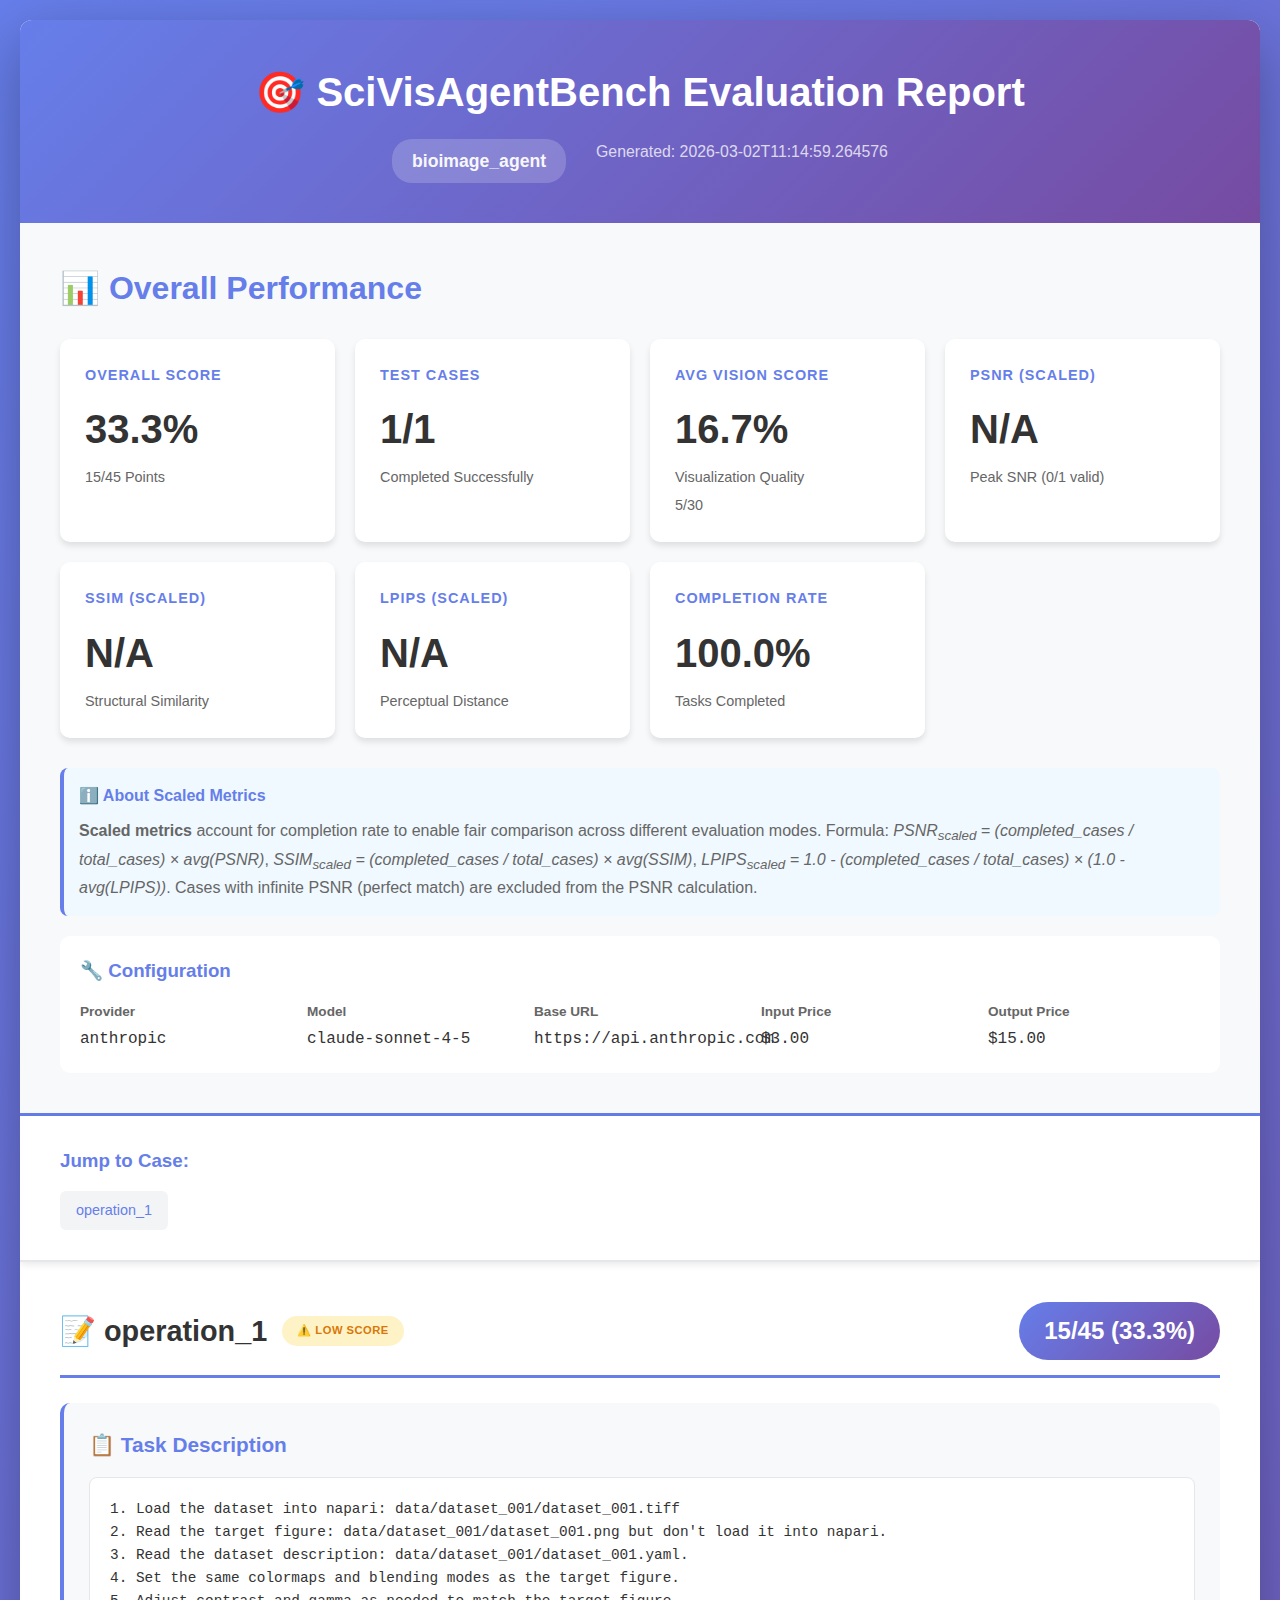
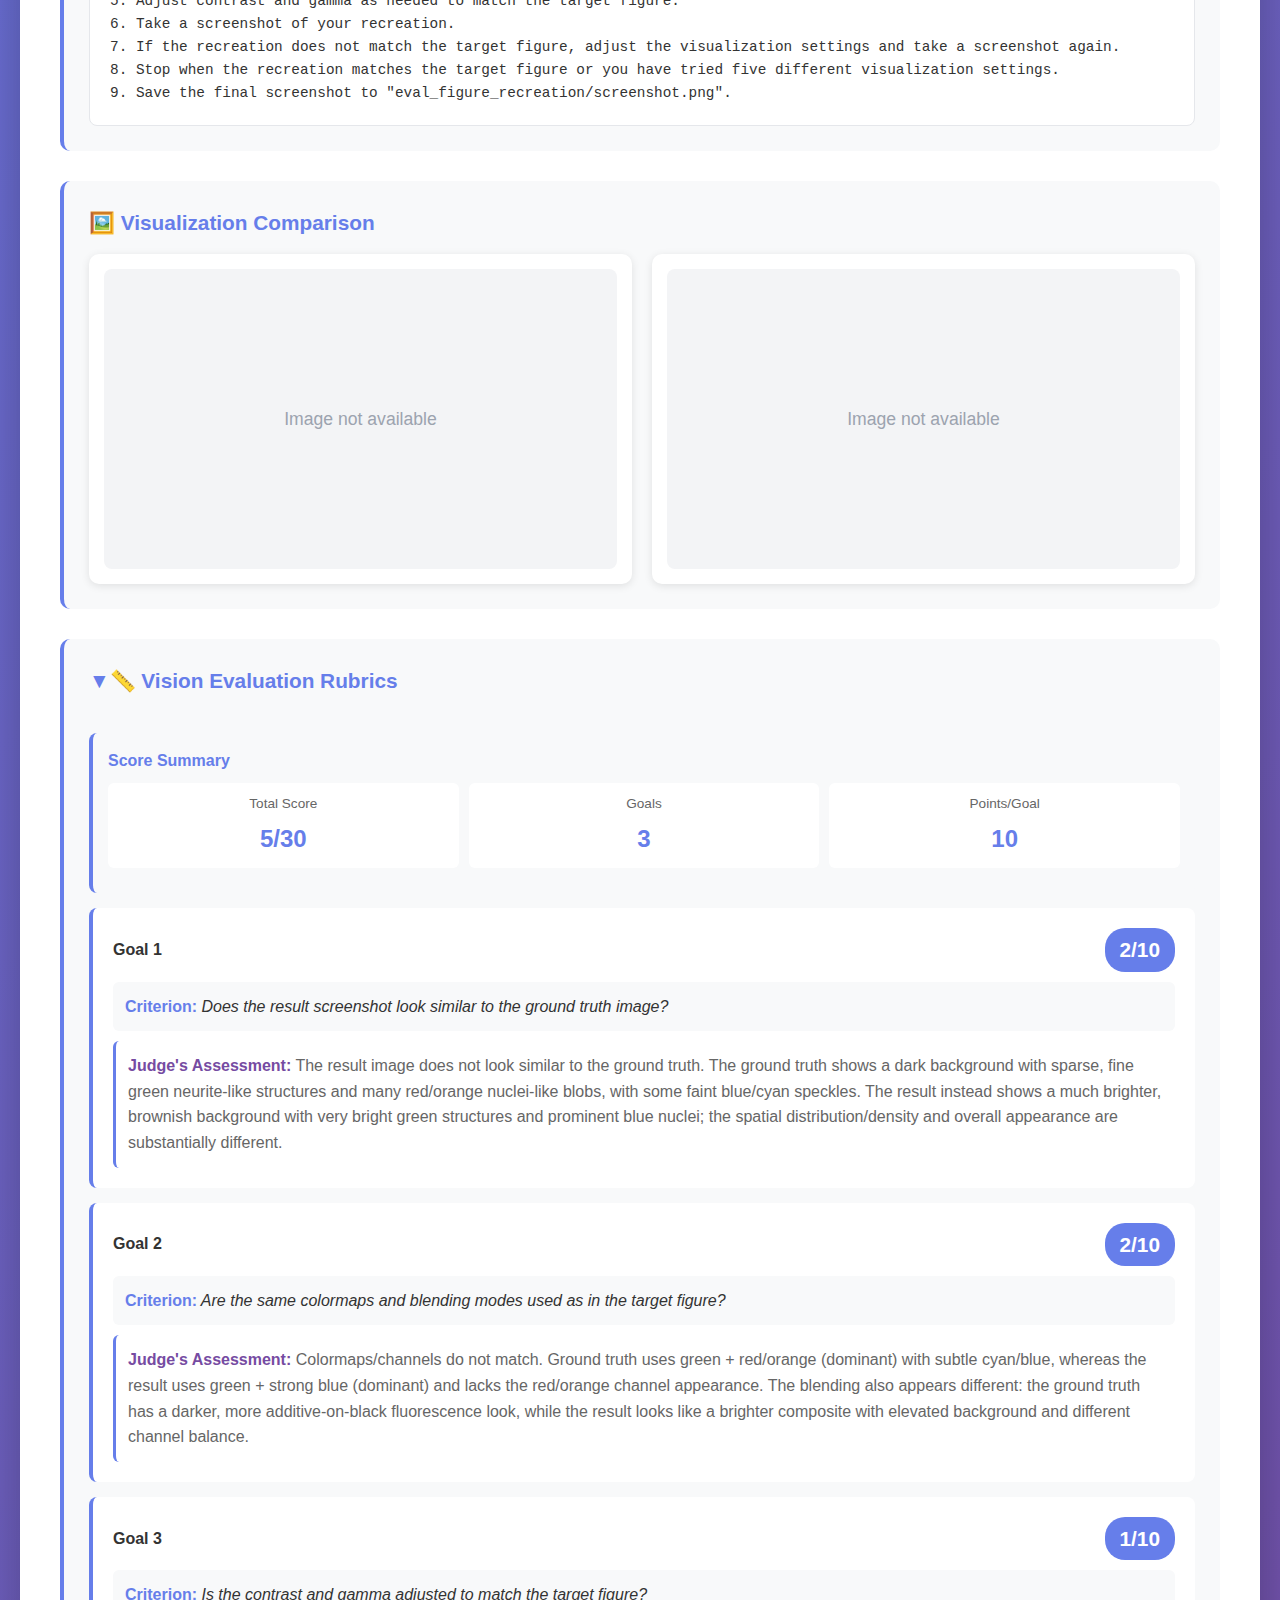
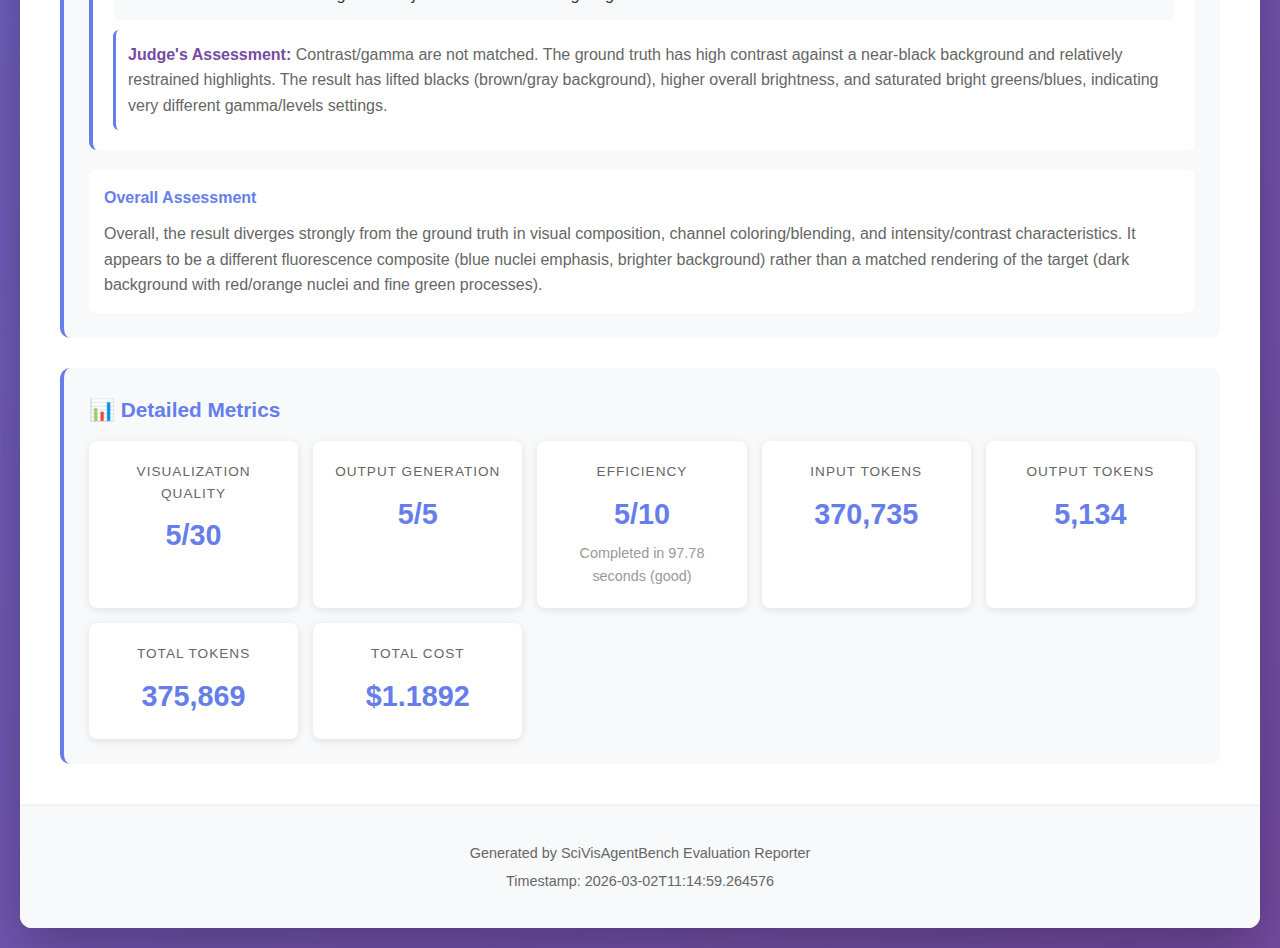
<file: eval_reports/bioimage-napari_mcp/eval_figure_recreation/report.html>
<!DOCTYPE html>
<html lang="en">
<head>
    <meta charset="UTF-8">
    <meta name="viewport" content="width=device-width, initial-scale=1.0">
    <title>Evaluation Report - bioimage_agent</title>
    <style>
        
        * {
            margin: 0;
            padding: 0;
            box-sizing: border-box;
        }

        body {
            font-family: -apple-system, BlinkMacSystemFont, 'Segoe UI', Roboto, 'Helvetica Neue', Arial, sans-serif;
            background: linear-gradient(135deg, #667eea 0%, #764ba2 100%);
            color: #333;
            line-height: 1.6;
            padding: 20px;
        }

        .container {
            max-width: 1400px;
            margin: 0 auto;
            background: white;
            border-radius: 12px;
            box-shadow: 0 20px 60px rgba(0,0,0,0.3);
            overflow: hidden;
        }

        .header {
            background: linear-gradient(135deg, #667eea 0%, #764ba2 100%);
            color: white;
            padding: 40px;
            text-align: center;
        }

        .header h1 {
            font-size: 2.5em;
            margin-bottom: 15px;
            font-weight: 700;
        }

        .header-meta {
            display: flex;
            justify-content: center;
            gap: 30px;
            font-size: 1.1em;
            opacity: 0.95;
        }

        .agent-name {
            background: rgba(255, 255, 255, 0.2);
            padding: 8px 20px;
            border-radius: 20px;
            font-weight: 600;
        }

        .timestamp {
            font-size: 0.9em;
            opacity: 0.8;
        }

        .summary {
            padding: 40px;
            background: #f8f9fa;
            border-bottom: 3px solid #667eea;
        }

        .summary h2 {
            color: #667eea;
            margin-bottom: 25px;
            font-size: 2em;
        }

        .summary-grid {
            display: grid;
            grid-template-columns: repeat(auto-fit, minmax(250px, 1fr));
            gap: 20px;
            margin-bottom: 30px;
        }

        .summary-card {
            background: white;
            padding: 25px;
            border-radius: 10px;
            box-shadow: 0 4px 6px rgba(0,0,0,0.1);
            transition: transform 0.3s, box-shadow 0.3s;
        }

        .summary-card:hover {
            transform: translateY(-5px);
            box-shadow: 0 8px 15px rgba(0,0,0,0.2);
        }

        .summary-card h3 {
            color: #667eea;
            font-size: 0.9em;
            text-transform: uppercase;
            letter-spacing: 1px;
            margin-bottom: 10px;
        }

        .summary-card .value {
            font-size: 2.5em;
            font-weight: 700;
            color: #333;
        }

        .summary-card .sub-value {
            font-size: 0.9em;
            color: #666;
            margin-top: 5px;
        }

        .score-excellent { color: #10b981; }
        .score-good { color: #3b82f6; }
        .score-fair { color: #f59e0b; }
        .score-poor { color: #ef4444; }

        .config-info {
            background: white;
            padding: 20px;
            border-radius: 10px;
            margin-top: 20px;
        }

        .config-info h3 {
            color: #667eea;
            margin-bottom: 15px;
        }

        .config-grid {
            display: grid;
            grid-template-columns: repeat(auto-fit, minmax(200px, 1fr));
            gap: 15px;
        }

        .config-item {
            display: flex;
            flex-direction: column;
        }

        .config-item label {
            font-weight: 600;
            color: #666;
            font-size: 0.85em;
            margin-bottom: 5px;
        }

        .config-item value {
            font-size: 1em;
            color: #333;
            font-family: 'Monaco', 'Courier New', monospace;
        }

        .case-nav {
            padding: 30px 40px;
            background: white;
            border-bottom: 2px solid #e5e7eb;
            position: sticky;
            top: 0;
            z-index: 100;
            box-shadow: 0 2px 8px rgba(0,0,0,0.1);
        }

        .case-nav h3 {
            color: #667eea;
            margin-bottom: 15px;
        }

        .case-links {
            display: flex;
            flex-wrap: wrap;
            gap: 10px;
        }

        .case-link {
            padding: 8px 16px;
            background: #f3f4f6;
            border-radius: 6px;
            text-decoration: none;
            color: #667eea;
            font-weight: 500;
            transition: all 0.3s;
            font-size: 0.9em;
        }

        .case-link:hover {
            background: #667eea;
            color: white;
            transform: translateY(-2px);
        }

        .case-link-failed {
            background: #fee2e2;
            color: #dc2626;
            border: 1px solid #fca5a5;
        }

        .case-link-failed:hover {
            background: #dc2626;
            color: white;
            border-color: #dc2626;
        }

        .case-section {
            padding: 40px;
            border-bottom: 3px solid #f3f4f6;
        }

        .case-section:last-child {
            border-bottom: none;
        }

        .case-section-failed {
            background: #fef2f2;
            border-left: 5px solid #dc2626;
            border-bottom: 3px solid #fca5a5;
        }

        .case-header {
            display: flex;
            justify-content: space-between;
            align-items: center;
            margin-bottom: 25px;
            padding-bottom: 15px;
            border-bottom: 3px solid #667eea;
        }

        .case-title-group {
            display: flex;
            align-items: center;
            gap: 15px;
        }

        .case-title {
            font-size: 1.8em;
            color: #333;
            font-weight: 700;
        }

        .status-badge {
            padding: 6px 15px;
            border-radius: 20px;
            font-size: 0.7em;
            font-weight: 600;
            letter-spacing: 0.5px;
        }

        .status-failed {
            background: #fee2e2;
            color: #dc2626;
        }

        .status-warning {
            background: #fef3c7;
            color: #d97706;
        }

        .case-score {
            font-size: 1.5em;
            font-weight: 700;
            padding: 10px 25px;
            border-radius: 50px;
            background: linear-gradient(135deg, #667eea 0%, #764ba2 100%);
            color: white;
        }

        .case-content {
            display: grid;
            gap: 30px;
        }

        .section-box {
            background: #f8f9fa;
            padding: 25px;
            border-radius: 10px;
            border-left: 4px solid #667eea;
        }

        .section-box h3 {
            color: #667eea;
            margin-bottom: 15px;
            font-size: 1.3em;
        }

        .task-description {
            background: white;
            padding: 20px;
            border-radius: 8px;
            white-space: pre-wrap;
            font-family: 'Monaco', 'Courier New', monospace;
            font-size: 0.9em;
            line-height: 1.6;
            border: 1px solid #e5e7eb;
        }

        .image-comparison {
            display: grid;
            grid-template-columns: repeat(auto-fit, minmax(300px, 1fr));
            gap: 20px;
        }

        .image-box {
            background: white;
            padding: 15px;
            border-radius: 10px;
            box-shadow: 0 2px 8px rgba(0,0,0,0.1);
        }

        .image-box h4 {
            color: #667eea;
            margin-bottom: 10px;
            font-size: 1.1em;
        }

        .image-box img {
            width: 100%;
            height: auto;
            border-radius: 8px;
            border: 2px solid #e5e7eb;
        }

        .image-box .no-image {
            width: 100%;
            height: 300px;
            background: #f3f4f6;
            border-radius: 8px;
            display: flex;
            align-items: center;
            justify-content: center;
            color: #9ca3af;
            font-size: 1.1em;
        }

        .rubric-scores {
            display: grid;
            gap: 15px;
        }

        .rubric-item {
            background: white;
            padding: 20px;
            border-radius: 8px;
            border-left: 4px solid #667eea;
        }

        .rubric-header {
            display: flex;
            justify-content: space-between;
            align-items: center;
            margin-bottom: 10px;
        }

        .rubric-title {
            font-weight: 700;
            color: #333;
            flex: 1;
        }

        .rubric-score {
            font-size: 1.3em;
            font-weight: 700;
            padding: 5px 15px;
            border-radius: 20px;
            background: #667eea;
            color: white;
        }

        .rubric-criterion {
            background: #f8f9fa;
            padding: 12px;
            border-radius: 6px;
            margin-top: 10px;
            color: #333;
            line-height: 1.6;
            font-style: italic;
        }

        .rubric-criterion strong {
            color: #667eea;
            font-style: normal;
        }

        .rubric-explanation {
            color: #666;
            line-height: 1.6;
            margin-top: 10px;
            padding: 12px;
            background: white;
            border-radius: 6px;
            border-left: 3px solid #667eea;
        }

        .rubric-explanation strong {
            color: #764ba2;
        }

        .metrics-grid {
            display: grid;
            grid-template-columns: repeat(auto-fit, minmax(200px, 1fr));
            gap: 15px;
        }

        .metric-box {
            background: white;
            padding: 20px;
            border-radius: 8px;
            text-align: center;
            box-shadow: 0 2px 8px rgba(0,0,0,0.1);
        }

        .metric-label {
            font-size: 0.85em;
            color: #666;
            text-transform: uppercase;
            letter-spacing: 1px;
            margin-bottom: 8px;
        }

        .metric-value {
            font-size: 1.8em;
            font-weight: 700;
            color: #667eea;
        }

        .metric-subvalue {
            font-size: 0.9em;
            color: #999;
            margin-top: 5px;
        }

        .code-similarity {
            background: white;
            padding: 20px;
            border-radius: 8px;
            border: 2px solid #667eea;
        }

        .code-similarity h4 {
            color: #667eea;
            margin-bottom: 15px;
        }

        .code-sim-score {
            font-size: 2em;
            font-weight: 700;
            color: #667eea;
            margin-bottom: 10px;
        }

        .code-sim-details {
            color: #666;
            font-size: 0.9em;
        }

        .expandable {
            cursor: pointer;
            user-select: none;
        }

        .expandable::before {
            content: '▼ ';
            display: inline-block;
            transition: transform 0.3s;
        }

        .expandable.collapsed::before {
            transform: rotate(-90deg);
        }

        .expandable-content {
            margin-top: 15px;
            overflow: hidden;
            transition: max-height 0.3s ease-out;
        }

        .expandable-content.collapsed {
            max-height: 0;
            margin-top: 0;
        }

        .footer {
            background: #f8f9fa;
            padding: 30px;
            text-align: center;
            color: #666;
            font-size: 0.9em;
        }

        .footer p {
            margin: 5px 0;
        }

        @media (max-width: 768px) {
            .header h1 {
                font-size: 1.8em;
            }

            .summary-grid {
                grid-template-columns: 1fr;
            }

            .image-comparison {
                grid-template-columns: 1fr;
            }

            .case-header {
                flex-direction: column;
                align-items: flex-start;
                gap: 15px;
            }

            .case-title-group {
                flex-direction: column;
                align-items: flex-start;
                gap: 10px;
            }

            .case-title {
                font-size: 1.5em;
            }
        }
    
    </style>
</head>
<body>
    <div class="container">
        <header class="header">
            <h1>🎯 SciVisAgentBench Evaluation Report</h1>
            <div class="header-meta">
                <span class="agent-name">bioimage_agent</span>
                <span class="timestamp">Generated: 2026-03-02T11:14:59.264576</span>
            </div>
        </header>

        
        <section class="summary">
            <h2>📊 Overall Performance</h2>

            <div class="summary-grid">
                <div class="summary-card">
                    <h3>Overall Score</h3>
                    <div class="value score-poor">
                        33.3%
                    </div>
                    <div class="sub-value">
                        15/45 Points
                    </div>
                </div>

                <div class="summary-card">
                    <h3>Test Cases</h3>
                    <div class="value">
                        1/1
                    </div>
                    <div class="sub-value">
                        Completed Successfully
                    </div>
                </div>

                <div class="summary-card">
                    <h3>Avg Vision Score</h3>
                    <div class="value">
                        16.7%
                    </div>
                    <div class="sub-value">
                        Visualization Quality
                    </div>
                    <div class="sub-value">
                        5/30
                    </div>
                </div>

                <div class="summary-card">
                    <h3>PSNR (Scaled)</h3>
                    <div class="value">
                        N/A
                    </div>
                    <div class="sub-value">
                        Peak SNR (0/1 valid)
                    </div>
                </div>

                <div class="summary-card">
                    <h3>SSIM (Scaled)</h3>
                    <div class="value">
                        N/A
                    </div>
                    <div class="sub-value">
                        Structural Similarity
                    </div>
                </div>

                <div class="summary-card">
                    <h3>LPIPS (Scaled)</h3>
                    <div class="value">
                        N/A
                    </div>
                    <div class="sub-value">
                        Perceptual Distance
                    </div>
                </div>

                <div class="summary-card">
                    <h3>Completion Rate</h3>
                    <div class="value">
                        100.0%
                    </div>
                    <div class="sub-value">
                        Tasks Completed
                    </div>
                </div>
            </div>

            <div style="margin-top: 20px; padding: 15px; background: #f0f9ff; border-radius: 8px; border-left: 4px solid #667eea;">
                <h4 style="color: #667eea; margin-bottom: 10px;">ℹ️ About Scaled Metrics</h4>
                <p style="color: #666; line-height: 1.6; margin: 0;">
                    <strong>Scaled metrics</strong> account for completion rate to enable fair comparison across different evaluation modes.
                    Formula: <em>PSNR<sub>scaled</sub> = (completed_cases / total_cases) × avg(PSNR)</em>,
                    <em>SSIM<sub>scaled</sub> = (completed_cases / total_cases) × avg(SSIM)</em>,
                    <em>LPIPS<sub>scaled</sub> = 1.0 - (completed_cases / total_cases) × (1.0 - avg(LPIPS))</em>.
                    Cases with infinite PSNR (perfect match) are excluded from the PSNR calculation.
                </p>
            </div>

            <div class="config-info">
                <h3>🔧 Configuration</h3>
                <div class="config-grid">
                    <div class="config-item">
                        <label>Provider</label>
                        <value>anthropic</value>
                    </div>
                    <div class="config-item">
                        <label>Model</label>
                        <value>claude-sonnet-4-5</value>
                    </div>
                    <div class="config-item">
                        <label>Base URL</label>
                        <value>https://api.anthropic.com</value>
                    </div>
                    <div class="config-item">
                        <label>Input Price</label>
                        <value>$3.00</value>
                    </div>
                    <div class="config-item">
                        <label>Output Price</label>
                        <value>$15.00</value>
                    </div>
                </div>
            </div>
        </section>
    

        <nav class="case-nav">
            <h3>Jump to Case:</h3>
            <div class="case-links">
                <a href="#operation_1" class="case-link">operation_1</a>
            </div>
        </nav>

        
        <section class="case-section" id="operation_1">
            <div class="case-header">
                <div class="case-title-group">
                    <h2 class="case-title">📝 operation_1</h2>
                    <span class="status-badge status-warning">⚠️ LOW SCORE</span>
                </div>
                <div class="case-score">15/45 (33.3%)</div>
            </div>

            <div class="case-content">
                <div class="section-box">
                    <h3>📋 Task Description</h3>
                    <div class="task-description">1. Load the dataset into napari: data/dataset_001/dataset_001.tiff
2. Read the target figure: data/dataset_001/dataset_001.png but don't load it into napari.
3. Read the dataset description: data/dataset_001/dataset_001.yaml. 
4. Set the same colormaps and blending modes as the target figure.
5. Adjust contrast and gamma as needed to match the target figure.
6. Take a screenshot of your recreation.
7. If the recreation does not match the target figure, adjust the visualization settings and take a screenshot again.
8. Stop when the recreation matches the target figure or you have tried five different visualization settings.
9. Save the final screenshot to "eval_figure_recreation/screenshot.png".
</div>
                </div>

                
        <div class="section-box">
            <h3>🖼️ Visualization Comparison</h3>
            <div class="image-comparison">
                <div class="image-box">
                    <h4>Ground Truth</h4>
                    <img src="images/operation_1_gt.png" alt="Ground Truth" onerror="this.parentElement.innerHTML='<div class=\'no-image\'>Image not available</div>'">
                </div>
                <div class="image-box">
                    <h4>Agent Result</h4>
                    <img src="images/operation_1_result.png" alt="Result" onerror="this.parentElement.innerHTML='<div class=\'no-image\'>Image not available</div>'">
                </div>
            </div>
        </div>
    

                
        <div class="section-box">
            <h3 class="expandable">📏 Vision Evaluation Rubrics</h3>
            <div class="expandable-content">
                
        <div style="margin-top: 20px; padding: 15px; background: #f8f9fa; border-radius: 8px; border-left: 4px solid #667eea;">
            <h4 style="color: #667eea; margin-bottom: 10px;">Score Summary</h4>
            <div style="display: grid; grid-template-columns: repeat(auto-fit, minmax(150px, 1fr)); gap: 10px; margin-bottom: 10px;">
                <div style="background: white; padding: 10px; border-radius: 6px; text-align: center;">
                    <div style="font-size: 0.85em; color: #666; margin-bottom: 5px;">Total Score</div>
                    <div style="font-size: 1.5em; font-weight: 700; color: #667eea;">5/30</div>
                </div>
                <div style="background: white; padding: 10px; border-radius: 6px; text-align: center;">
                    <div style="font-size: 0.85em; color: #666; margin-bottom: 5px;">Goals</div>
                    <div style="font-size: 1.5em; font-weight: 700; color: #667eea;">3</div>
                </div>
                <div style="background: white; padding: 10px; border-radius: 6px; text-align: center;">
                    <div style="font-size: 0.85em; color: #666; margin-bottom: 5px;">Points/Goal</div>
                    <div style="font-size: 1.5em; font-weight: 700; color: #667eea;">10</div>
                </div>
            </div>
        </div>
    
                <div class="rubric-scores" style="margin-top: 15px;">
                    
            <div class="rubric-item">
                <div class="rubric-header">
                    <div class="rubric-title">Goal 1</div>
                    <div class="rubric-score">2/10</div>
                </div>
                <div class="rubric-criterion">
                    <strong>Criterion:</strong> Does the result screenshot look similar to the ground truth image?
                </div>
                <div class="rubric-explanation">
                    <strong>Judge's Assessment:</strong> The result image does not look similar to the ground truth. The ground truth shows a dark background with sparse, fine green neurite-like structures and many red/orange nuclei-like blobs, with some faint blue/cyan speckles. The result instead shows a much brighter, brownish background with very bright green structures and prominent blue nuclei; the spatial distribution/density and overall appearance are substantially different.
                </div>
            </div>
         
            <div class="rubric-item">
                <div class="rubric-header">
                    <div class="rubric-title">Goal 2</div>
                    <div class="rubric-score">2/10</div>
                </div>
                <div class="rubric-criterion">
                    <strong>Criterion:</strong> Are the same colormaps and blending modes used as in the target figure?
                </div>
                <div class="rubric-explanation">
                    <strong>Judge's Assessment:</strong> Colormaps/channels do not match. Ground truth uses green + red/orange (dominant) with subtle cyan/blue, whereas the result uses green + strong blue (dominant) and lacks the red/orange channel appearance. The blending also appears different: the ground truth has a darker, more additive-on-black fluorescence look, while the result looks like a brighter composite with elevated background and different channel balance.
                </div>
            </div>
         
            <div class="rubric-item">
                <div class="rubric-header">
                    <div class="rubric-title">Goal 3</div>
                    <div class="rubric-score">1/10</div>
                </div>
                <div class="rubric-criterion">
                    <strong>Criterion:</strong> Is the contrast and gamma adjusted to match the target figure?
                </div>
                <div class="rubric-explanation">
                    <strong>Judge's Assessment:</strong> Contrast/gamma are not matched. The ground truth has high contrast against a near-black background and relatively restrained highlights. The result has lifted blacks (brown/gray background), higher overall brightness, and saturated bright greens/blues, indicating very different gamma/levels settings.
                </div>
            </div>
        
                </div>
                <div style="margin-top: 20px; padding: 15px; background: white; border-radius: 8px;">
                    <h4 style="color: #667eea; margin-bottom: 10px;">Overall Assessment</h4>
                    <p style="color: #666;">Overall, the result diverges strongly from the ground truth in visual composition, channel coloring/blending, and intensity/contrast characteristics. It appears to be a different fluorescence composite (blue nuclei emphasis, brighter background) rather than a matched rendering of the target (dark background with red/orange nuclei and fine green processes).</p>
                </div>
            </div>
        </div>
    

                

                
        <div class="section-box">
            <h3>📊 Detailed Metrics</h3>
            <div class="metrics-grid">
            <div class="metric-box">
                <div class="metric-label">Visualization Quality</div>
                <div class="metric-value">5/30</div>
            </div>
        
            <div class="metric-box">
                <div class="metric-label">Output Generation</div>
                <div class="metric-value">5/5</div>
            </div>
        
            <div class="metric-box">
                <div class="metric-label">Efficiency</div>
                <div class="metric-value">5/10</div>
                <div class="metric-subvalue">
                    Completed in 97.78 seconds (good)
                </div>
            </div>
        
            <div class="metric-box">
                <div class="metric-label">Input Tokens</div>
                <div class="metric-value">370,735</div>
            </div>
        
            <div class="metric-box">
                <div class="metric-label">Output Tokens</div>
                <div class="metric-value">5,134</div>
            </div>
        
            <div class="metric-box">
                <div class="metric-label">Total Tokens</div>
                <div class="metric-value">375,869</div>
            </div>
        
            <div class="metric-box">
                <div class="metric-label">Total Cost</div>
                <div class="metric-value">$1.1892</div>
            </div>
        </div>
        </div>
    
            </div>
        </section>
    

        <footer class="footer">
            <p>Generated by SciVisAgentBench Evaluation Reporter</p>
            <p>Timestamp: 2026-03-02T11:14:59.264576</p>
        </footer>
    </div>

    <script>
        
        // Expandable sections
        document.querySelectorAll('.expandable').forEach(element => {
            element.addEventListener('click', function() {
                this.classList.toggle('collapsed');
                const content = this.nextElementSibling;
                if (content && content.classList.contains('expandable-content')) {
                    content.classList.toggle('collapsed');
                }
            });
        });

        // Smooth scrolling for anchor links
        document.querySelectorAll('a[href^="#"]').forEach(anchor => {
            anchor.addEventListener('click', function (e) {
                e.preventDefault();
                const target = document.querySelector(this.getAttribute('href'));
                if (target) {
                    target.scrollIntoView({
                        behavior: 'smooth',
                        block: 'start'
                    });
                }
            });
        });

        // Initialize expandable sections as collapsed
        document.querySelectorAll('.expandable-content').forEach(content => {
            content.style.maxHeight = content.scrollHeight + 'px';
        });

        console.log('📊 Evaluation Report Loaded');
    
    </script>
</body>
</html>
</file>
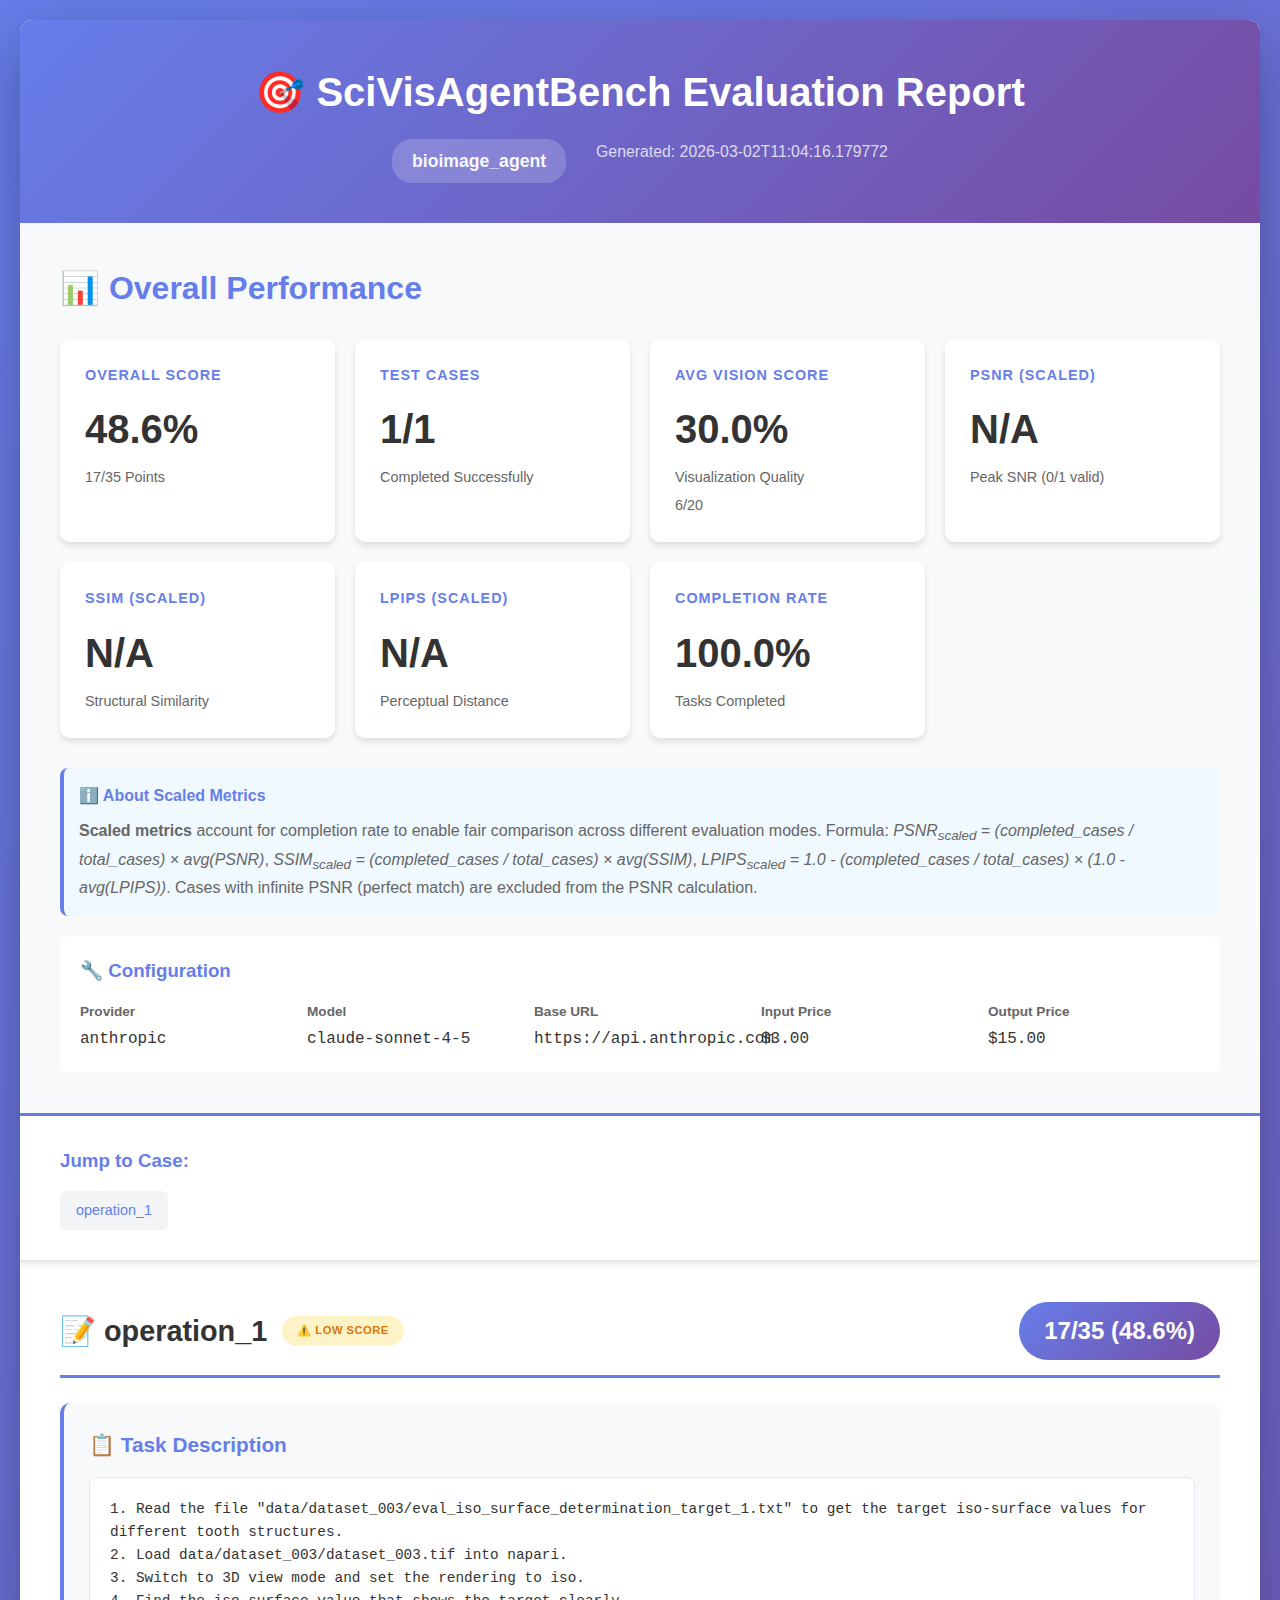
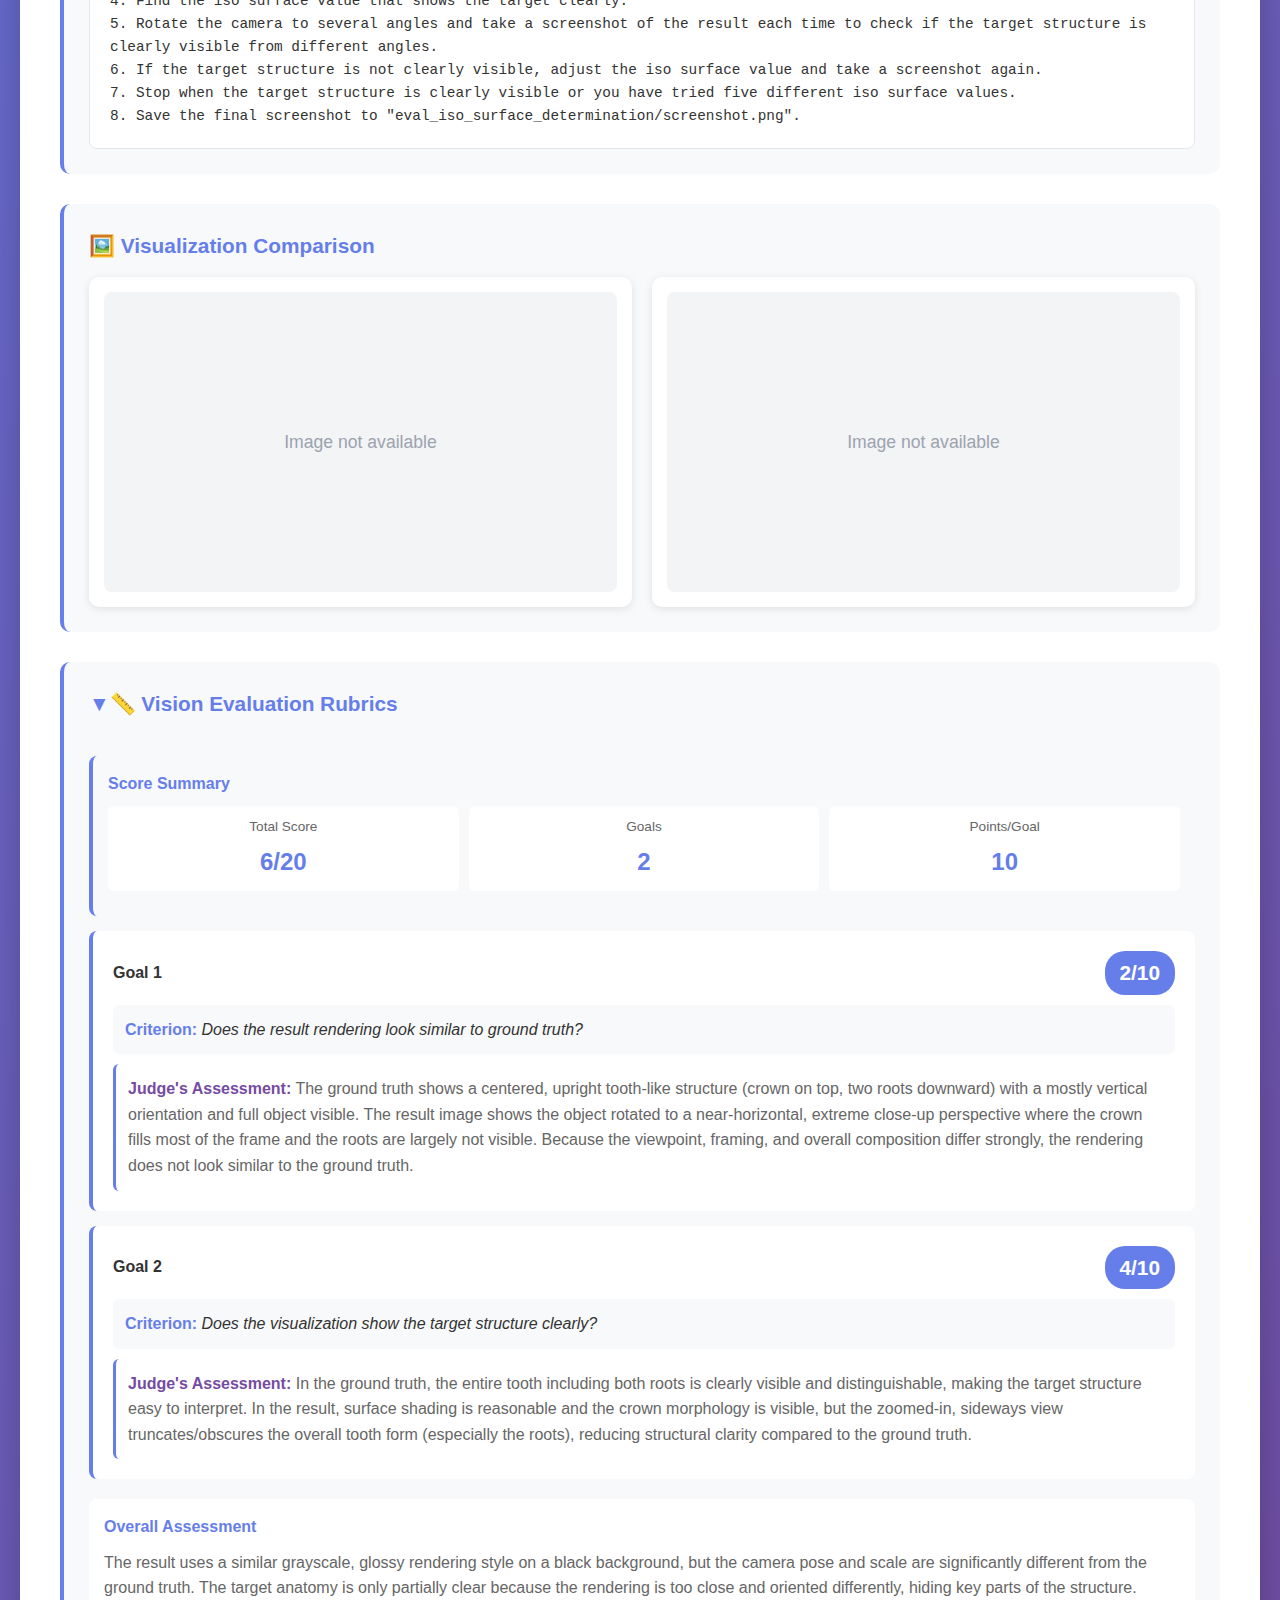
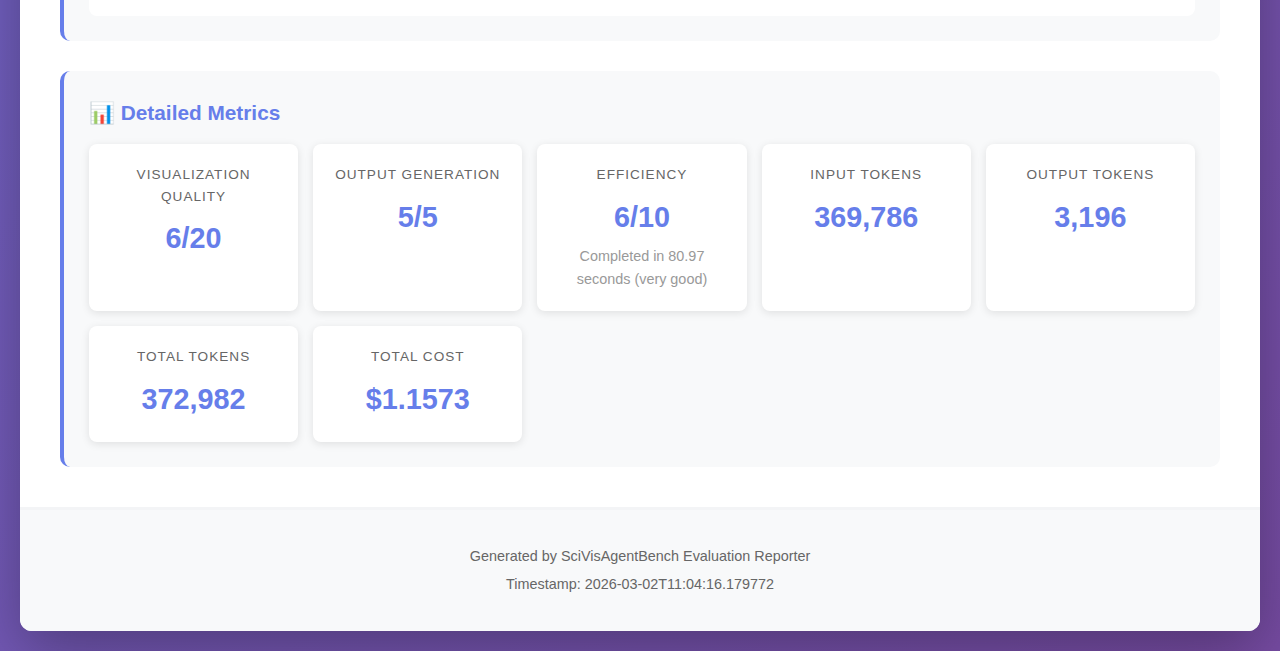
<file: eval_reports/bioimage-napari_mcp/eval_iso_surface_determination/report.html>
<!DOCTYPE html>
<html lang="en">
<head>
    <meta charset="UTF-8">
    <meta name="viewport" content="width=device-width, initial-scale=1.0">
    <title>Evaluation Report - bioimage_agent</title>
    <style>
        
        * {
            margin: 0;
            padding: 0;
            box-sizing: border-box;
        }

        body {
            font-family: -apple-system, BlinkMacSystemFont, 'Segoe UI', Roboto, 'Helvetica Neue', Arial, sans-serif;
            background: linear-gradient(135deg, #667eea 0%, #764ba2 100%);
            color: #333;
            line-height: 1.6;
            padding: 20px;
        }

        .container {
            max-width: 1400px;
            margin: 0 auto;
            background: white;
            border-radius: 12px;
            box-shadow: 0 20px 60px rgba(0,0,0,0.3);
            overflow: hidden;
        }

        .header {
            background: linear-gradient(135deg, #667eea 0%, #764ba2 100%);
            color: white;
            padding: 40px;
            text-align: center;
        }

        .header h1 {
            font-size: 2.5em;
            margin-bottom: 15px;
            font-weight: 700;
        }

        .header-meta {
            display: flex;
            justify-content: center;
            gap: 30px;
            font-size: 1.1em;
            opacity: 0.95;
        }

        .agent-name {
            background: rgba(255, 255, 255, 0.2);
            padding: 8px 20px;
            border-radius: 20px;
            font-weight: 600;
        }

        .timestamp {
            font-size: 0.9em;
            opacity: 0.8;
        }

        .summary {
            padding: 40px;
            background: #f8f9fa;
            border-bottom: 3px solid #667eea;
        }

        .summary h2 {
            color: #667eea;
            margin-bottom: 25px;
            font-size: 2em;
        }

        .summary-grid {
            display: grid;
            grid-template-columns: repeat(auto-fit, minmax(250px, 1fr));
            gap: 20px;
            margin-bottom: 30px;
        }

        .summary-card {
            background: white;
            padding: 25px;
            border-radius: 10px;
            box-shadow: 0 4px 6px rgba(0,0,0,0.1);
            transition: transform 0.3s, box-shadow 0.3s;
        }

        .summary-card:hover {
            transform: translateY(-5px);
            box-shadow: 0 8px 15px rgba(0,0,0,0.2);
        }

        .summary-card h3 {
            color: #667eea;
            font-size: 0.9em;
            text-transform: uppercase;
            letter-spacing: 1px;
            margin-bottom: 10px;
        }

        .summary-card .value {
            font-size: 2.5em;
            font-weight: 700;
            color: #333;
        }

        .summary-card .sub-value {
            font-size: 0.9em;
            color: #666;
            margin-top: 5px;
        }

        .score-excellent { color: #10b981; }
        .score-good { color: #3b82f6; }
        .score-fair { color: #f59e0b; }
        .score-poor { color: #ef4444; }

        .config-info {
            background: white;
            padding: 20px;
            border-radius: 10px;
            margin-top: 20px;
        }

        .config-info h3 {
            color: #667eea;
            margin-bottom: 15px;
        }

        .config-grid {
            display: grid;
            grid-template-columns: repeat(auto-fit, minmax(200px, 1fr));
            gap: 15px;
        }

        .config-item {
            display: flex;
            flex-direction: column;
        }

        .config-item label {
            font-weight: 600;
            color: #666;
            font-size: 0.85em;
            margin-bottom: 5px;
        }

        .config-item value {
            font-size: 1em;
            color: #333;
            font-family: 'Monaco', 'Courier New', monospace;
        }

        .case-nav {
            padding: 30px 40px;
            background: white;
            border-bottom: 2px solid #e5e7eb;
            position: sticky;
            top: 0;
            z-index: 100;
            box-shadow: 0 2px 8px rgba(0,0,0,0.1);
        }

        .case-nav h3 {
            color: #667eea;
            margin-bottom: 15px;
        }

        .case-links {
            display: flex;
            flex-wrap: wrap;
            gap: 10px;
        }

        .case-link {
            padding: 8px 16px;
            background: #f3f4f6;
            border-radius: 6px;
            text-decoration: none;
            color: #667eea;
            font-weight: 500;
            transition: all 0.3s;
            font-size: 0.9em;
        }

        .case-link:hover {
            background: #667eea;
            color: white;
            transform: translateY(-2px);
        }

        .case-link-failed {
            background: #fee2e2;
            color: #dc2626;
            border: 1px solid #fca5a5;
        }

        .case-link-failed:hover {
            background: #dc2626;
            color: white;
            border-color: #dc2626;
        }

        .case-section {
            padding: 40px;
            border-bottom: 3px solid #f3f4f6;
        }

        .case-section:last-child {
            border-bottom: none;
        }

        .case-section-failed {
            background: #fef2f2;
            border-left: 5px solid #dc2626;
            border-bottom: 3px solid #fca5a5;
        }

        .case-header {
            display: flex;
            justify-content: space-between;
            align-items: center;
            margin-bottom: 25px;
            padding-bottom: 15px;
            border-bottom: 3px solid #667eea;
        }

        .case-title-group {
            display: flex;
            align-items: center;
            gap: 15px;
        }

        .case-title {
            font-size: 1.8em;
            color: #333;
            font-weight: 700;
        }

        .status-badge {
            padding: 6px 15px;
            border-radius: 20px;
            font-size: 0.7em;
            font-weight: 600;
            letter-spacing: 0.5px;
        }

        .status-failed {
            background: #fee2e2;
            color: #dc2626;
        }

        .status-warning {
            background: #fef3c7;
            color: #d97706;
        }

        .case-score {
            font-size: 1.5em;
            font-weight: 700;
            padding: 10px 25px;
            border-radius: 50px;
            background: linear-gradient(135deg, #667eea 0%, #764ba2 100%);
            color: white;
        }

        .case-content {
            display: grid;
            gap: 30px;
        }

        .section-box {
            background: #f8f9fa;
            padding: 25px;
            border-radius: 10px;
            border-left: 4px solid #667eea;
        }

        .section-box h3 {
            color: #667eea;
            margin-bottom: 15px;
            font-size: 1.3em;
        }

        .task-description {
            background: white;
            padding: 20px;
            border-radius: 8px;
            white-space: pre-wrap;
            font-family: 'Monaco', 'Courier New', monospace;
            font-size: 0.9em;
            line-height: 1.6;
            border: 1px solid #e5e7eb;
        }

        .image-comparison {
            display: grid;
            grid-template-columns: repeat(auto-fit, minmax(300px, 1fr));
            gap: 20px;
        }

        .image-box {
            background: white;
            padding: 15px;
            border-radius: 10px;
            box-shadow: 0 2px 8px rgba(0,0,0,0.1);
        }

        .image-box h4 {
            color: #667eea;
            margin-bottom: 10px;
            font-size: 1.1em;
        }

        .image-box img {
            width: 100%;
            height: auto;
            border-radius: 8px;
            border: 2px solid #e5e7eb;
        }

        .image-box .no-image {
            width: 100%;
            height: 300px;
            background: #f3f4f6;
            border-radius: 8px;
            display: flex;
            align-items: center;
            justify-content: center;
            color: #9ca3af;
            font-size: 1.1em;
        }

        .rubric-scores {
            display: grid;
            gap: 15px;
        }

        .rubric-item {
            background: white;
            padding: 20px;
            border-radius: 8px;
            border-left: 4px solid #667eea;
        }

        .rubric-header {
            display: flex;
            justify-content: space-between;
            align-items: center;
            margin-bottom: 10px;
        }

        .rubric-title {
            font-weight: 700;
            color: #333;
            flex: 1;
        }

        .rubric-score {
            font-size: 1.3em;
            font-weight: 700;
            padding: 5px 15px;
            border-radius: 20px;
            background: #667eea;
            color: white;
        }

        .rubric-criterion {
            background: #f8f9fa;
            padding: 12px;
            border-radius: 6px;
            margin-top: 10px;
            color: #333;
            line-height: 1.6;
            font-style: italic;
        }

        .rubric-criterion strong {
            color: #667eea;
            font-style: normal;
        }

        .rubric-explanation {
            color: #666;
            line-height: 1.6;
            margin-top: 10px;
            padding: 12px;
            background: white;
            border-radius: 6px;
            border-left: 3px solid #667eea;
        }

        .rubric-explanation strong {
            color: #764ba2;
        }

        .metrics-grid {
            display: grid;
            grid-template-columns: repeat(auto-fit, minmax(200px, 1fr));
            gap: 15px;
        }

        .metric-box {
            background: white;
            padding: 20px;
            border-radius: 8px;
            text-align: center;
            box-shadow: 0 2px 8px rgba(0,0,0,0.1);
        }

        .metric-label {
            font-size: 0.85em;
            color: #666;
            text-transform: uppercase;
            letter-spacing: 1px;
            margin-bottom: 8px;
        }

        .metric-value {
            font-size: 1.8em;
            font-weight: 700;
            color: #667eea;
        }

        .metric-subvalue {
            font-size: 0.9em;
            color: #999;
            margin-top: 5px;
        }

        .code-similarity {
            background: white;
            padding: 20px;
            border-radius: 8px;
            border: 2px solid #667eea;
        }

        .code-similarity h4 {
            color: #667eea;
            margin-bottom: 15px;
        }

        .code-sim-score {
            font-size: 2em;
            font-weight: 700;
            color: #667eea;
            margin-bottom: 10px;
        }

        .code-sim-details {
            color: #666;
            font-size: 0.9em;
        }

        .expandable {
            cursor: pointer;
            user-select: none;
        }

        .expandable::before {
            content: '▼ ';
            display: inline-block;
            transition: transform 0.3s;
        }

        .expandable.collapsed::before {
            transform: rotate(-90deg);
        }

        .expandable-content {
            margin-top: 15px;
            overflow: hidden;
            transition: max-height 0.3s ease-out;
        }

        .expandable-content.collapsed {
            max-height: 0;
            margin-top: 0;
        }

        .footer {
            background: #f8f9fa;
            padding: 30px;
            text-align: center;
            color: #666;
            font-size: 0.9em;
        }

        .footer p {
            margin: 5px 0;
        }

        @media (max-width: 768px) {
            .header h1 {
                font-size: 1.8em;
            }

            .summary-grid {
                grid-template-columns: 1fr;
            }

            .image-comparison {
                grid-template-columns: 1fr;
            }

            .case-header {
                flex-direction: column;
                align-items: flex-start;
                gap: 15px;
            }

            .case-title-group {
                flex-direction: column;
                align-items: flex-start;
                gap: 10px;
            }

            .case-title {
                font-size: 1.5em;
            }
        }
    
    </style>
</head>
<body>
    <div class="container">
        <header class="header">
            <h1>🎯 SciVisAgentBench Evaluation Report</h1>
            <div class="header-meta">
                <span class="agent-name">bioimage_agent</span>
                <span class="timestamp">Generated: 2026-03-02T11:04:16.179772</span>
            </div>
        </header>

        
        <section class="summary">
            <h2>📊 Overall Performance</h2>

            <div class="summary-grid">
                <div class="summary-card">
                    <h3>Overall Score</h3>
                    <div class="value score-poor">
                        48.6%
                    </div>
                    <div class="sub-value">
                        17/35 Points
                    </div>
                </div>

                <div class="summary-card">
                    <h3>Test Cases</h3>
                    <div class="value">
                        1/1
                    </div>
                    <div class="sub-value">
                        Completed Successfully
                    </div>
                </div>

                <div class="summary-card">
                    <h3>Avg Vision Score</h3>
                    <div class="value">
                        30.0%
                    </div>
                    <div class="sub-value">
                        Visualization Quality
                    </div>
                    <div class="sub-value">
                        6/20
                    </div>
                </div>

                <div class="summary-card">
                    <h3>PSNR (Scaled)</h3>
                    <div class="value">
                        N/A
                    </div>
                    <div class="sub-value">
                        Peak SNR (0/1 valid)
                    </div>
                </div>

                <div class="summary-card">
                    <h3>SSIM (Scaled)</h3>
                    <div class="value">
                        N/A
                    </div>
                    <div class="sub-value">
                        Structural Similarity
                    </div>
                </div>

                <div class="summary-card">
                    <h3>LPIPS (Scaled)</h3>
                    <div class="value">
                        N/A
                    </div>
                    <div class="sub-value">
                        Perceptual Distance
                    </div>
                </div>

                <div class="summary-card">
                    <h3>Completion Rate</h3>
                    <div class="value">
                        100.0%
                    </div>
                    <div class="sub-value">
                        Tasks Completed
                    </div>
                </div>
            </div>

            <div style="margin-top: 20px; padding: 15px; background: #f0f9ff; border-radius: 8px; border-left: 4px solid #667eea;">
                <h4 style="color: #667eea; margin-bottom: 10px;">ℹ️ About Scaled Metrics</h4>
                <p style="color: #666; line-height: 1.6; margin: 0;">
                    <strong>Scaled metrics</strong> account for completion rate to enable fair comparison across different evaluation modes.
                    Formula: <em>PSNR<sub>scaled</sub> = (completed_cases / total_cases) × avg(PSNR)</em>,
                    <em>SSIM<sub>scaled</sub> = (completed_cases / total_cases) × avg(SSIM)</em>,
                    <em>LPIPS<sub>scaled</sub> = 1.0 - (completed_cases / total_cases) × (1.0 - avg(LPIPS))</em>.
                    Cases with infinite PSNR (perfect match) are excluded from the PSNR calculation.
                </p>
            </div>

            <div class="config-info">
                <h3>🔧 Configuration</h3>
                <div class="config-grid">
                    <div class="config-item">
                        <label>Provider</label>
                        <value>anthropic</value>
                    </div>
                    <div class="config-item">
                        <label>Model</label>
                        <value>claude-sonnet-4-5</value>
                    </div>
                    <div class="config-item">
                        <label>Base URL</label>
                        <value>https://api.anthropic.com</value>
                    </div>
                    <div class="config-item">
                        <label>Input Price</label>
                        <value>$3.00</value>
                    </div>
                    <div class="config-item">
                        <label>Output Price</label>
                        <value>$15.00</value>
                    </div>
                </div>
            </div>
        </section>
    

        <nav class="case-nav">
            <h3>Jump to Case:</h3>
            <div class="case-links">
                <a href="#operation_1" class="case-link">operation_1</a>
            </div>
        </nav>

        
        <section class="case-section" id="operation_1">
            <div class="case-header">
                <div class="case-title-group">
                    <h2 class="case-title">📝 operation_1</h2>
                    <span class="status-badge status-warning">⚠️ LOW SCORE</span>
                </div>
                <div class="case-score">17/35 (48.6%)</div>
            </div>

            <div class="case-content">
                <div class="section-box">
                    <h3>📋 Task Description</h3>
                    <div class="task-description">1. Read the file "data/dataset_003/eval_iso_surface_determination_target_1.txt" to get the target iso-surface values for different tooth structures.
2. Load data/dataset_003/dataset_003.tif into napari. 
3. Switch to 3D view mode and set the rendering to iso. 
4. Find the iso surface value that shows the target clearly.
5. Rotate the camera to several angles and take a screenshot of the result each time to check if the target structure is clearly visible from different angles.
6. If the target structure is not clearly visible, adjust the iso surface value and take a screenshot again.
7. Stop when the target structure is clearly visible or you have tried five different iso surface values.
8. Save the final screenshot to "eval_iso_surface_determination/screenshot.png".
</div>
                </div>

                
        <div class="section-box">
            <h3>🖼️ Visualization Comparison</h3>
            <div class="image-comparison">
                <div class="image-box">
                    <h4>Ground Truth</h4>
                    <img src="images/operation_1_gt.png" alt="Ground Truth" onerror="this.parentElement.innerHTML='<div class=\'no-image\'>Image not available</div>'">
                </div>
                <div class="image-box">
                    <h4>Agent Result</h4>
                    <img src="images/operation_1_result.png" alt="Result" onerror="this.parentElement.innerHTML='<div class=\'no-image\'>Image not available</div>'">
                </div>
            </div>
        </div>
    

                
        <div class="section-box">
            <h3 class="expandable">📏 Vision Evaluation Rubrics</h3>
            <div class="expandable-content">
                
        <div style="margin-top: 20px; padding: 15px; background: #f8f9fa; border-radius: 8px; border-left: 4px solid #667eea;">
            <h4 style="color: #667eea; margin-bottom: 10px;">Score Summary</h4>
            <div style="display: grid; grid-template-columns: repeat(auto-fit, minmax(150px, 1fr)); gap: 10px; margin-bottom: 10px;">
                <div style="background: white; padding: 10px; border-radius: 6px; text-align: center;">
                    <div style="font-size: 0.85em; color: #666; margin-bottom: 5px;">Total Score</div>
                    <div style="font-size: 1.5em; font-weight: 700; color: #667eea;">6/20</div>
                </div>
                <div style="background: white; padding: 10px; border-radius: 6px; text-align: center;">
                    <div style="font-size: 0.85em; color: #666; margin-bottom: 5px;">Goals</div>
                    <div style="font-size: 1.5em; font-weight: 700; color: #667eea;">2</div>
                </div>
                <div style="background: white; padding: 10px; border-radius: 6px; text-align: center;">
                    <div style="font-size: 0.85em; color: #666; margin-bottom: 5px;">Points/Goal</div>
                    <div style="font-size: 1.5em; font-weight: 700; color: #667eea;">10</div>
                </div>
            </div>
        </div>
    
                <div class="rubric-scores" style="margin-top: 15px;">
                    
            <div class="rubric-item">
                <div class="rubric-header">
                    <div class="rubric-title">Goal 1</div>
                    <div class="rubric-score">2/10</div>
                </div>
                <div class="rubric-criterion">
                    <strong>Criterion:</strong> Does the result rendering look similar to ground truth?
                </div>
                <div class="rubric-explanation">
                    <strong>Judge's Assessment:</strong> The ground truth shows a centered, upright tooth-like structure (crown on top, two roots downward) with a mostly vertical orientation and full object visible. The result image shows the object rotated to a near-horizontal, extreme close-up perspective where the crown fills most of the frame and the roots are largely not visible. Because the viewpoint, framing, and overall composition differ strongly, the rendering does not look similar to the ground truth.
                </div>
            </div>
         
            <div class="rubric-item">
                <div class="rubric-header">
                    <div class="rubric-title">Goal 2</div>
                    <div class="rubric-score">4/10</div>
                </div>
                <div class="rubric-criterion">
                    <strong>Criterion:</strong> Does the visualization show the target structure clearly?
                </div>
                <div class="rubric-explanation">
                    <strong>Judge's Assessment:</strong> In the ground truth, the entire tooth including both roots is clearly visible and distinguishable, making the target structure easy to interpret. In the result, surface shading is reasonable and the crown morphology is visible, but the zoomed-in, sideways view truncates/obscures the overall tooth form (especially the roots), reducing structural clarity compared to the ground truth.
                </div>
            </div>
        
                </div>
                <div style="margin-top: 20px; padding: 15px; background: white; border-radius: 8px;">
                    <h4 style="color: #667eea; margin-bottom: 10px;">Overall Assessment</h4>
                    <p style="color: #666;">The result uses a similar grayscale, glossy rendering style on a black background, but the camera pose and scale are significantly different from the ground truth. The target anatomy is only partially clear because the rendering is too close and oriented differently, hiding key parts of the structure.</p>
                </div>
            </div>
        </div>
    

                

                
        <div class="section-box">
            <h3>📊 Detailed Metrics</h3>
            <div class="metrics-grid">
            <div class="metric-box">
                <div class="metric-label">Visualization Quality</div>
                <div class="metric-value">6/20</div>
            </div>
        
            <div class="metric-box">
                <div class="metric-label">Output Generation</div>
                <div class="metric-value">5/5</div>
            </div>
        
            <div class="metric-box">
                <div class="metric-label">Efficiency</div>
                <div class="metric-value">6/10</div>
                <div class="metric-subvalue">
                    Completed in 80.97 seconds (very good)
                </div>
            </div>
        
            <div class="metric-box">
                <div class="metric-label">Input Tokens</div>
                <div class="metric-value">369,786</div>
            </div>
        
            <div class="metric-box">
                <div class="metric-label">Output Tokens</div>
                <div class="metric-value">3,196</div>
            </div>
        
            <div class="metric-box">
                <div class="metric-label">Total Tokens</div>
                <div class="metric-value">372,982</div>
            </div>
        
            <div class="metric-box">
                <div class="metric-label">Total Cost</div>
                <div class="metric-value">$1.1573</div>
            </div>
        </div>
        </div>
    
            </div>
        </section>
    

        <footer class="footer">
            <p>Generated by SciVisAgentBench Evaluation Reporter</p>
            <p>Timestamp: 2026-03-02T11:04:16.179772</p>
        </footer>
    </div>

    <script>
        
        // Expandable sections
        document.querySelectorAll('.expandable').forEach(element => {
            element.addEventListener('click', function() {
                this.classList.toggle('collapsed');
                const content = this.nextElementSibling;
                if (content && content.classList.contains('expandable-content')) {
                    content.classList.toggle('collapsed');
                }
            });
        });

        // Smooth scrolling for anchor links
        document.querySelectorAll('a[href^="#"]').forEach(anchor => {
            anchor.addEventListener('click', function (e) {
                e.preventDefault();
                const target = document.querySelector(this.getAttribute('href'));
                if (target) {
                    target.scrollIntoView({
                        behavior: 'smooth',
                        block: 'start'
                    });
                }
            });
        });

        // Initialize expandable sections as collapsed
        document.querySelectorAll('.expandable-content').forEach(content => {
            content.style.maxHeight = content.scrollHeight + 'px';
        });

        console.log('📊 Evaluation Report Loaded');
    
    </script>
</body>
</html>
</file>
